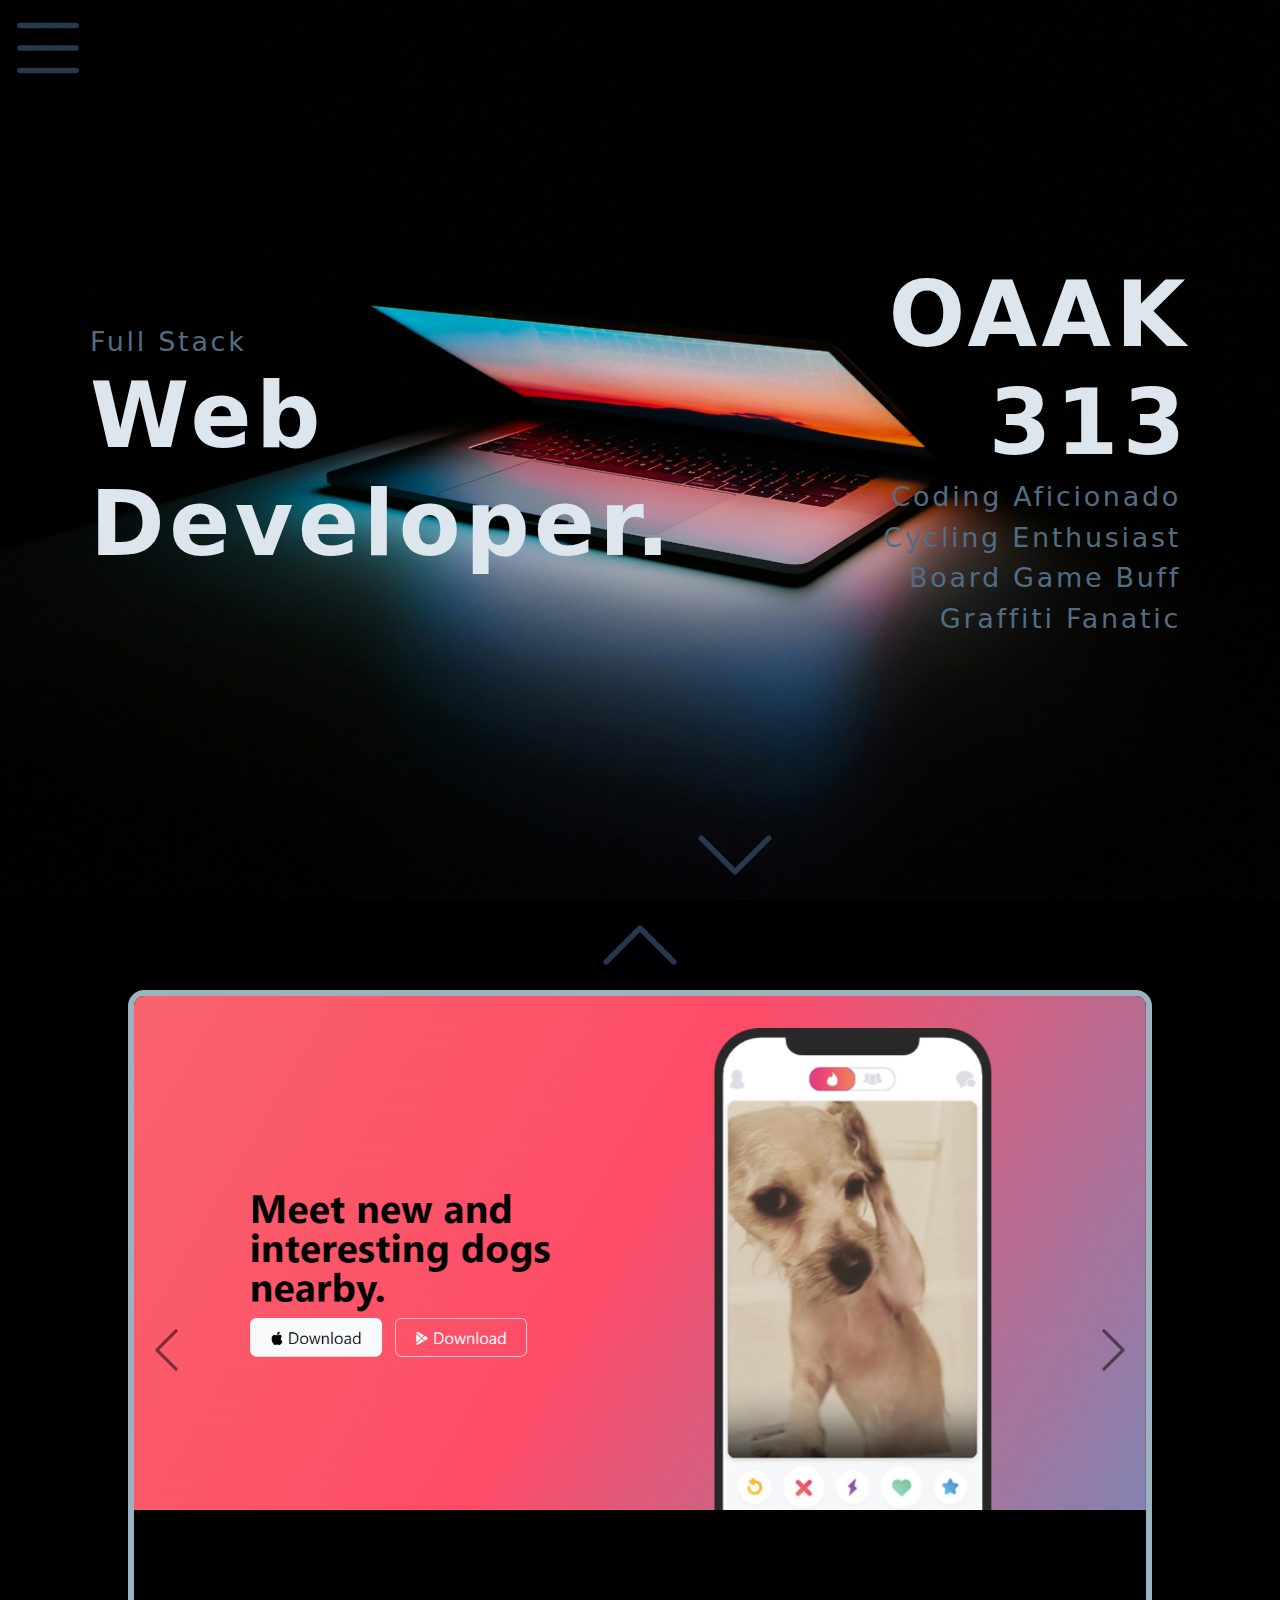
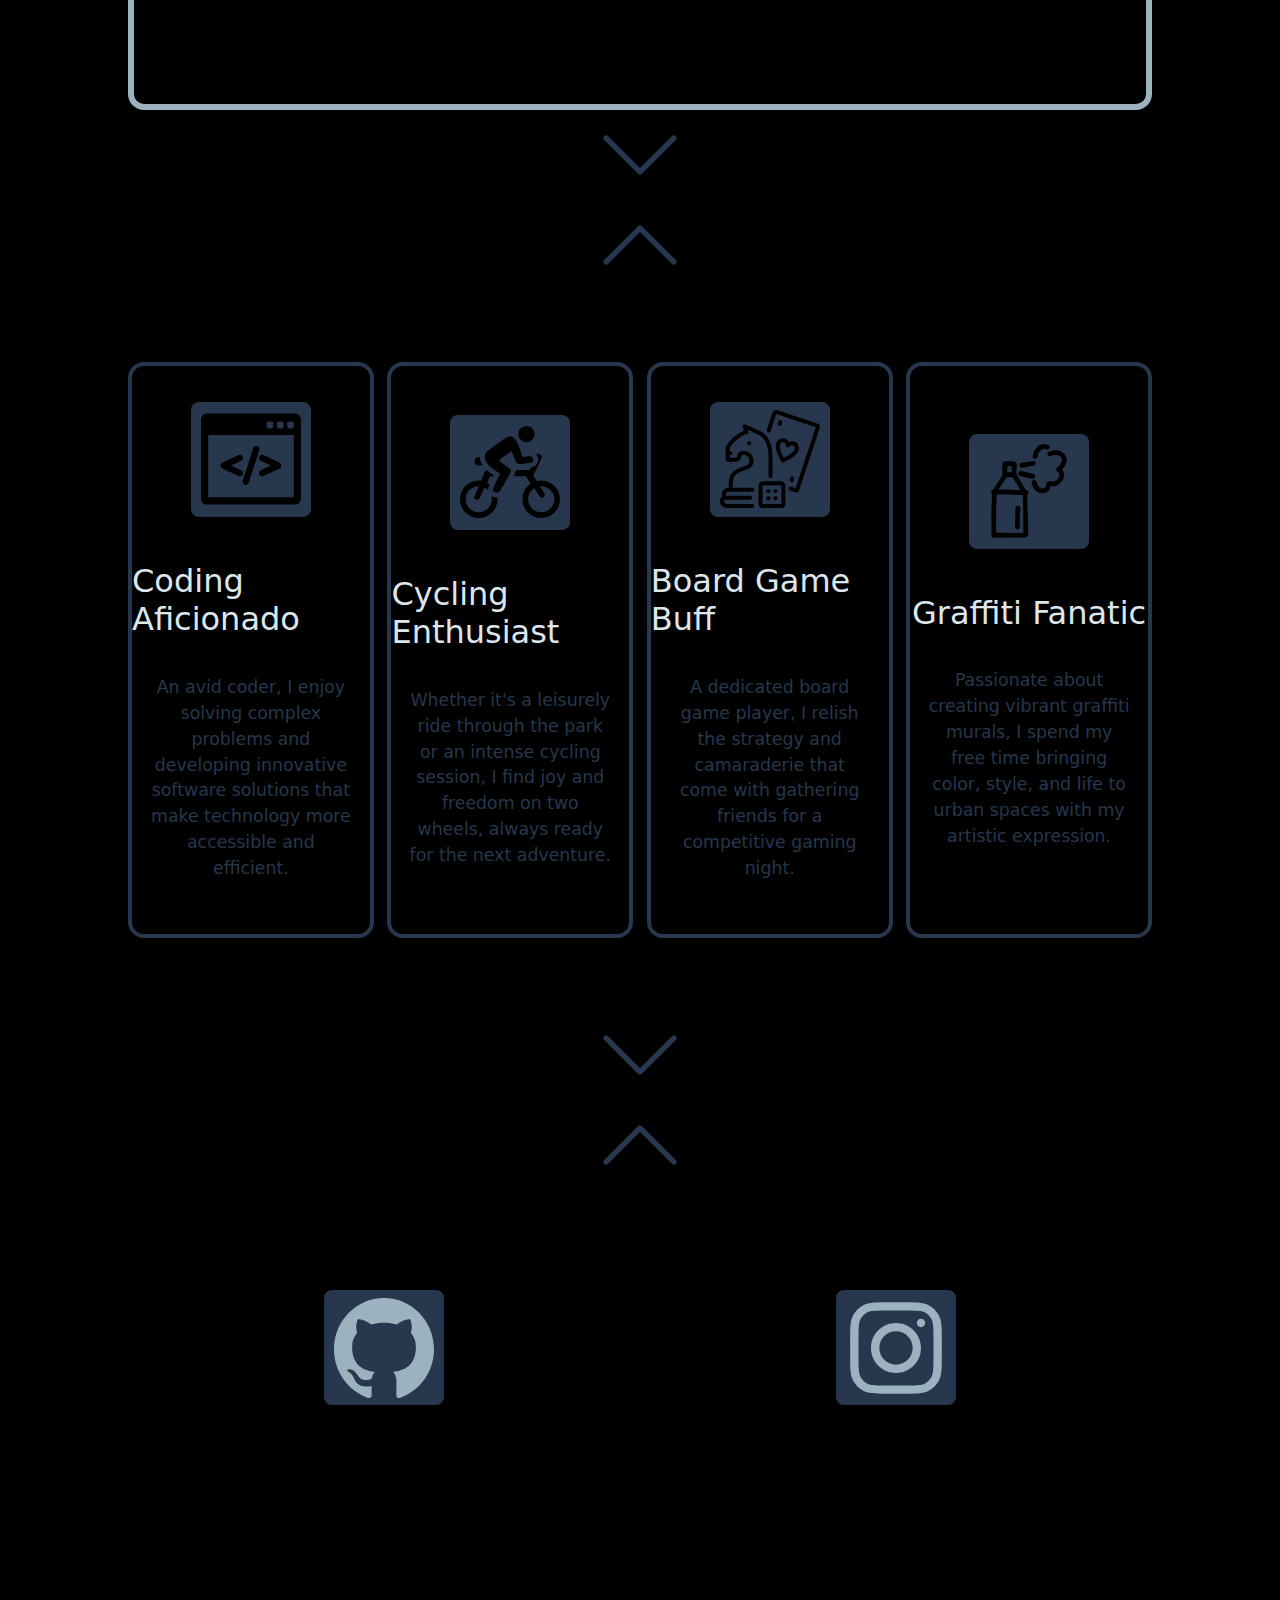
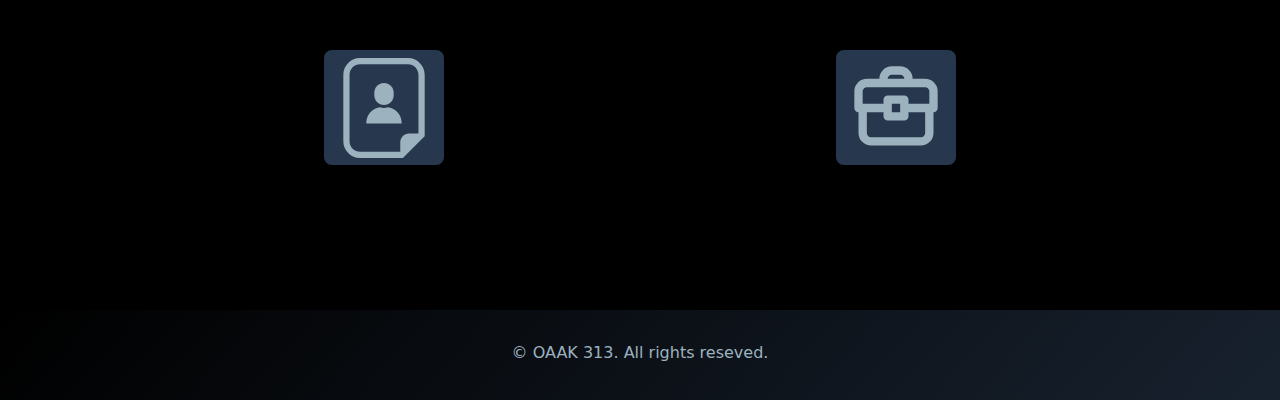
<file: index.html>
<!DOCTYPE html>
<html lang="en">
  <head>
    <meta charset="UTF-8" />
    <meta name="viewport" content="width=device-width, initial-scale=1.0" />
    <title>313</title>
    <link href="./assets/public/style.css" rel="stylesheet" />
    <link
      href="https://cdn.jsdelivr.net/npm/bootstrap@5.3.3/dist/css/bootstrap.min.css"
      rel="stylesheet"
      integrity="sha384-QWTKZyjpPEjISv5WaRU9OFeRpok6YctnYmDr5pNlyT2bRjXh0JMhjY6hW+ALEwIH"
      crossorigin="anonymous"
    />
  </head>

  <body>
    <!-- Home -->
    <section id="home">
      <!-- Menu -->
      <div class="menu">
        <div class="menuIcon">
          <svg
            class="menuSVG"
            xmlns="http://www.w3.org/2000/svg"
            width="10vh"
            height="10vh"
            fill="#27374D"
            class="bi bi-list"
            viewBox="0 0 16 16"
          >
            <path
              fill-rule="evenodd"
              d="M2.5 12a.5.5 0 0 1 .5-.5h10a.5.5 0 0 1 0 1H3a.5.5 0 0 1-.5-.5m0-4a.5.5 0 0 1 .5-.5h10a.5.5 0 0 1 0 1H3a.5.5 0 0 1-.5-.5m0-4a.5.5 0 0 1 .5-.5h10a.5.5 0 0 1 0 1H3a.5.5 0 0 1-.5-.5"
            />
          </svg>
        </div>

        <div class="menuItems">
          <ul>
            <li><a href="#home">Home</a></li>
            <li><a href="#projects">Projects</a></li>
            <li><a href="#about">About</a></li>
            <li><a href="#contact">Links</a></li>
          </ul>
        </div>
      </div>

      <div class="homeImage">
        <img src="./assets/images/laptop.jpg" alt="website home photo" />
      </div>

      <!-- Punch Line -->
      <div class="punchLine">
        <p>Full Stack</p>
        <h1>Web Developer.</h1>
      </div>

      <!-- Introduction -->
      <div class="intro">
        <h1>OAAK 313</h1>
        <ul>
          <li>Coding Aficionado</li>
          <li>Cycling Enthusiast</li>
          <li>Board Game Buff</li>
          <li>Graffiti Fanatic</li>
        </ul>
      </div>

      <!-- Down Chevron -->
      <div class="down">
        <a href="#projects">
          <svg
            xmlns="http://www.w3.org/2000/svg"
            width="10vh"
            height="10vh"
            fill="#27374D"
            class="bi bi-chevron-down"
            viewBox="0 0 16 16"
          >
            <path
              fill-rule="evenodd"
              d="M1.646 4.646a.5.5 0 0 1 .708 0L8 10.293l5.646-5.647a.5.5 0 0 1 .708.708l-6 6a.5.5 0 0 1-.708 0l-6-6a.5.5 0 0 1 0-.708"
            />
          </svg>
        </a>
      </div>
    </section>

    <!-- Projects -->
    <section id="projects">
      <!-- Up Chevron -->
      <div class="up">
        <a href="#home">
          <svg
            xmlns="http://www.w3.org/2000/svg"
            width="10vh"
            height="10vh"
            fill="#27374D"
            class="bi bi-chevron-up"
            viewBox="0 0 16 16"
          >
            <path
              fill-rule="evenodd"
              d="M7.646 4.646a.5.5 0 0 1 .708 0l6 6a.5.5 0 0 1-.708.708L8 5.707l-5.646 5.647a.5.5 0 0 1-.708-.708z"
            />
          </svg>
        </a>
      </div>

      <!-- Carousel Indicators -->
      <div
        id="carouselExampleIndicators"
        class="carousel carousel-dark slide"
        data-bs-ride="carousel"
        data-bs-interval="3000"
      >
        <div class="carousel-indicators">
          <button
            type="button"
            data-bs-target="#carouselExampleIndicators"
            data-bs-slide-to="0"
            class="active"
            aria-current="true"
            aria-label="Slide 1"
          ></button>
          <button
            type="button"
            data-bs-target="#carouselExampleIndicators"
            data-bs-slide-to="1"
            aria-label="Slide 2"
          ></button>
          <button
            type="button"
            data-bs-target="#carouselExampleIndicators"
            data-bs-slide-to="2"
            aria-label="Slide 3"
          ></button>
          <button
            type="button"
            data-bs-target="#carouselExampleIndicators"
            data-bs-slide-to="3"
            aria-label="Slide 4"
          ></button>
          <button
            type="button"
            data-bs-target="#carouselExampleIndicators"
            data-bs-slide-to="4"
            aria-label="Slide 5"
          ></button>
          <button
            type="button"
            data-bs-target="#carouselExampleIndicators"
            data-bs-slide-to="5"
            aria-label="Slide 6"
          ></button>
        </div>
        <!-- Carousel Pictures -->
        <!-- Tindog App -->
        <div class="carousel-inner">
          <div class="carousel-item active">
            <a href="./assets/public/tindog/tindog-index.html" target="_blank">
              <img
                src="./assets/images/tindog/tindog.png"
                class="d-block w-100"
                alt=" tindog app image"
              />
            </a>
          </div>
          <!-- Move It Company -->
          <div class="carousel-item">
            <a
              href="./assets/public/move-it/move-it-company-index.html"
              target="_blank"
            >
              <img
                src="./assets/images/move-it/move-it-company.png"
                class="d-block w-100"
                alt="moveit company website image"
              />
            </a>
          </div>
          <!-- Web Design Agency -->
          <div class="carousel-item">
            <a
              href="./assets/public/web-design-agency/web-design-agency-index.html"
              target="_blank"
            >
              <img
                src="./assets/images/web-design-agency/web-design-agency.png"
                class="d-block w-100"
                alt="dev dot com web design agency image"
              />
            </a>
          </div>
          <!-- Drum Kit-->
          <div class="carousel-item">
            <a
              href="./assets/public/drum-kit/drum-kit-index.html"
              target="_blank"
            >
              <img
                src="./assets/images/drum-kit/drum-kit.png"
                class="d-block w-100"
                alt="drum kit image"
              />
            </a>
          </div>
          <!-- Simon Game -->
          <div class="carousel-item">
            <a
              href="./assets/public/simon-game/simon-game-index.html"
              target="_blank"
            >
              <img
                src="./assets/images/simon-game/simon-game.png"
                class="d-block w-100"
                alt="drum kit image"
              />
            </a>
          </div>
          <!-- Blog 313 -->
          <div class="carousel-item">
            <a href="https://blog-313.vercel.app/" target="_blank">
              <img
                src="./assets/images/blog-313/blog-313.png"
                class="d-block w-100"
                alt="blog three one three image"
              />
            </a>
          </div>
        </div>
        <!-- Carousel Chevrons -->
        <!-- Left Chevron -->
        <button
          class="carousel-control-prev"
          type="button"
          data-bs-target="#carouselExampleIndicators"
          data-bs-slide="prev"
        >
          <span class="carousel-control-prev-icon" aria-hidden="true"></span>
          <span class="visually-hidden">Previous</span>
        </button>
        <!-- Right Chevron -->
        <button
          class="carousel-control-next"
          type="button"
          data-bs-target="#carouselExampleIndicators"
          data-bs-slide="next"
        >
          <span class="carousel-control-next-icon" aria-hidden="true"></span>
          <span class="visually-hidden">Next</span>
        </button>
      </div>

      <!-- Down Chevron -->
      <div class="down">
        <a href="#about">
          <svg
            xmlns="http://www.w3.org/2000/svg"
            width="10vh"
            height="10vh"
            fill="#27374D"
            class="bi bi-chevron-down"
            viewBox="0 0 16 16"
          >
            <path
              fill-rule="evenodd"
              d="M1.646 4.646a.5.5 0 0 1 .708 0L8 10.293l5.646-5.647a.5.5 0 0 1 .708.708l-6 6a.5.5 0 0 1-.708 0l-6-6a.5.5 0 0 1 0-.708"
            />
          </svg>
        </a>
      </div>
    </section>

    <!-- About -->
    <section id="about">
      <!-- Up Chevron -->
      <div class="up">
        <a href="#projects">
          <svg
            xmlns="http://www.w3.org/2000/svg"
            width="10vh"
            height="10vh"
            fill="#27374D"
            class="bi bi-chevron-up"
            viewBox="0 0 16 16"
          >
            <path
              fill-rule="evenodd"
              d="M7.646 4.646a.5.5 0 0 1 .708 0l6 6a.5.5 0 0 1-.708.708L8 5.707l-5.646 5.647a.5.5 0 0 1-.708-.708z"
            />
          </svg>
        </a>
      </div>
      <!-- Hobbies -->
      <div class="hobbies">
        <!-- Coding -->
        <div class="hobby">
          <div class="hobbyIcon">
            <img src="./assets/images/coding-icon.svg" alt="coding icon" />
          </div>
          <h2>Coding Aficionado</h2>
          <p>
            An avid coder, I enjoy solving complex problems and developing
            innovative software solutions that make technology more accessible
            and efficient.
          </p>
        </div>
        <!-- Cycling -->
        <div class="hobby">
          <div class="hobbyIcon">
            <img src="./assets/images/cycling-icon.svg" alt="cycling icon" />
          </div>
          <h2>Cycling Enthusiast</h2>
          <p>
            Whether it's a leisurely ride through the park or an intense cycling
            session, I find joy and freedom on two wheels, always ready for the
            next adventure.
          </p>
        </div>
        <!-- Board Games -->
        <div class="hobby">
          <div class="hobbyIcon">
            <img
              src="./assets/images/board-games-icon.svg"
              alt="board games icon"
            />
          </div>
          <h2>Board Game Buff</h2>
          <p>
            A dedicated board game player, I relish the strategy and camaraderie
            that come with gathering friends for a competitive gaming night.
          </p>
        </div>
        <!-- Graffiti -->
        <div class="hobby">
          <div class="hobbyIcon">
            <img src="./assets/images/graffiti-icon.svg" alt="graffiti icon" />
          </div>
          <h2>Graffiti Fanatic</h2>
          <p>
            Passionate about creating vibrant graffiti murals, I spend my free
            time bringing color, style, and life to urban spaces with my
            artistic expression.
          </p>
        </div>
      </div>

      <!-- Down Chevron -->
      <div class="down">
        <a href="#contact">
          <svg
            xmlns="http://www.w3.org/2000/svg"
            width="10vh"
            height="10vh"
            fill="#27374D"
            class="bi bi-chevron-down"
            viewBox="0 0 16 16"
          >
            <path
              fill-rule="evenodd"
              d="M1.646 4.646a.5.5 0 0 1 .708 0L8 10.293l5.646-5.647a.5.5 0 0 1 .708.708l-6 6a.5.5 0 0 1-.708 0l-6-6a.5.5 0 0 1 0-.708"
            />
          </svg>
        </a>
      </div>
    </section>
    <!-- Contact -->
    <section id="contact">
      <!-- Up Chevron -->
      <div class="up">
        <a href="#about">
          <svg
            xmlns="http://www.w3.org/2000/svg"
            width="10vh"
            height="10vh"
            fill="#27374D"
            class="bi bi-chevron-up"
            viewBox="0 0 16 16"
          >
            <path
              fill-rule="evenodd"
              d="M7.646 4.646a.5.5 0 0 1 .708 0l6 6a.5.5 0 0 1-.708.708L8 5.707l-5.646 5.647a.5.5 0 0 1-.708-.708z"
            />
          </svg>
        </a>
      </div>
      <!-- GitHub -->
      <div class="contacts">
        <div class="contact">
          <div class="contactIcon">
            <a href="https://github.com/OAAK313/" target="_blank">
              <img src="./assets/images/github-icon.svg" alt="github icon" />
            </a>
          </div>
        </div>
        <!-- Instagram -->
        <div class="contact">
          <div class="contactIcon">
            <a href="https://www.instagram.com/xztohx/" target="_blank">
              <img
                src="./assets/images/instagram-icon.svg"
                alt="instagram icon"
              />
            </a>
          </div>
        </div>
        <!-- Resume -->
        <div class="contact">
          <div class="contactIcon">
            <a
              href="https://oaak313.github.io/Capstone-Project-1/"
              target="_blank"
            >
              <img src="./assets/images/resume-icon.svg" alt="resume icon" />
            </a>
          </div>
        </div>
        <!-- Portfolio 1.0 -->
        <div class="contact">
          <div class="contactIcon">
            <a href="https://oaak313.github.io/Portfolio-1.0/" target="_blank">
              <img
                src="./assets/images/projects-icon.svg"
                alt="all projects icon"
              />
            </a>
          </div>
        </div>
      </div>
      <!-- Footer -->
      <footer class="gradient-background">
        <p>© OAAK 313. All rights reseved.</p>
      </footer>
    </section>
    <!-- Bootstrap -->
    <script
      src="https://cdn.jsdelivr.net/npm/bootstrap@5.3.3/dist/js/bootstrap.bundle.min.js"
      integrity="sha384-YvpcrYf0tY3lHB60NNkmXc5s9fDVZLESaAA55NDzOxhy9GkcIdslK1eN7N6jIeHz"
      crossorigin="anonymous"
    ></script>
  </body>
</html>
</file>
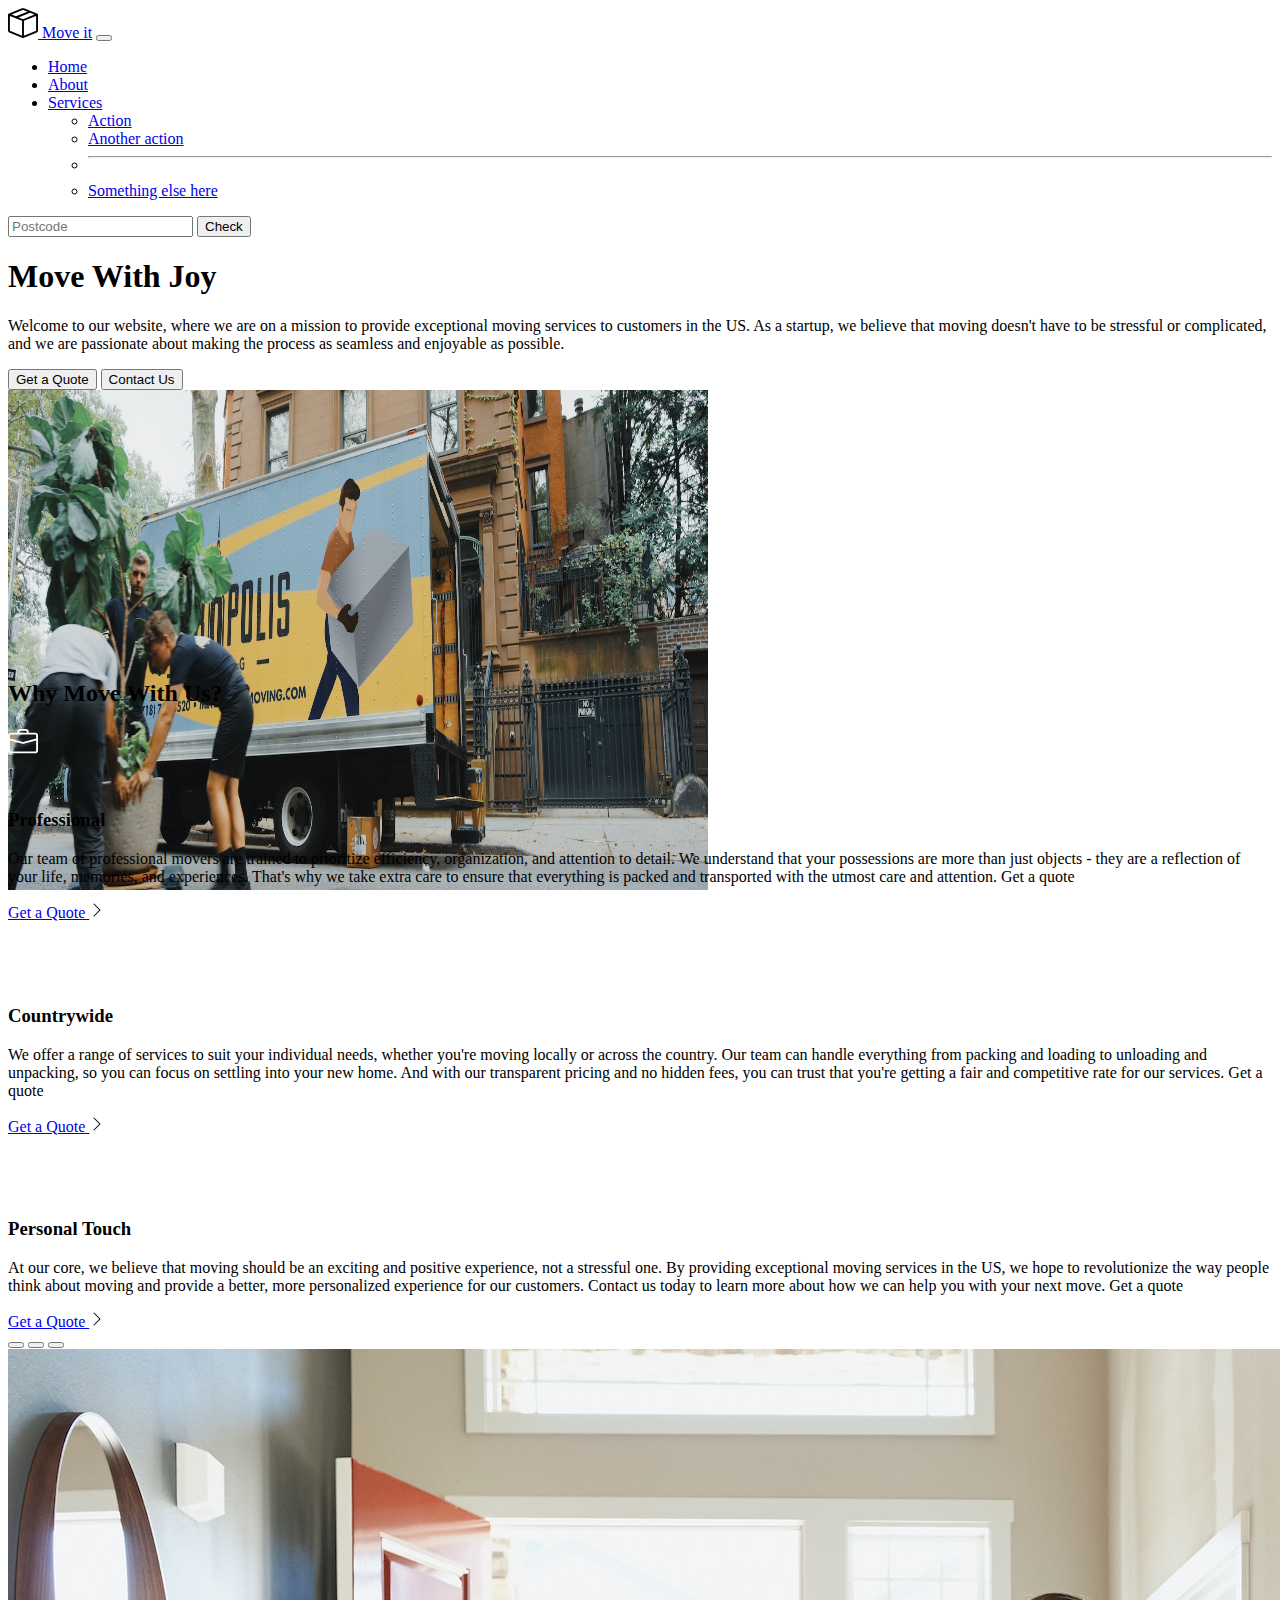
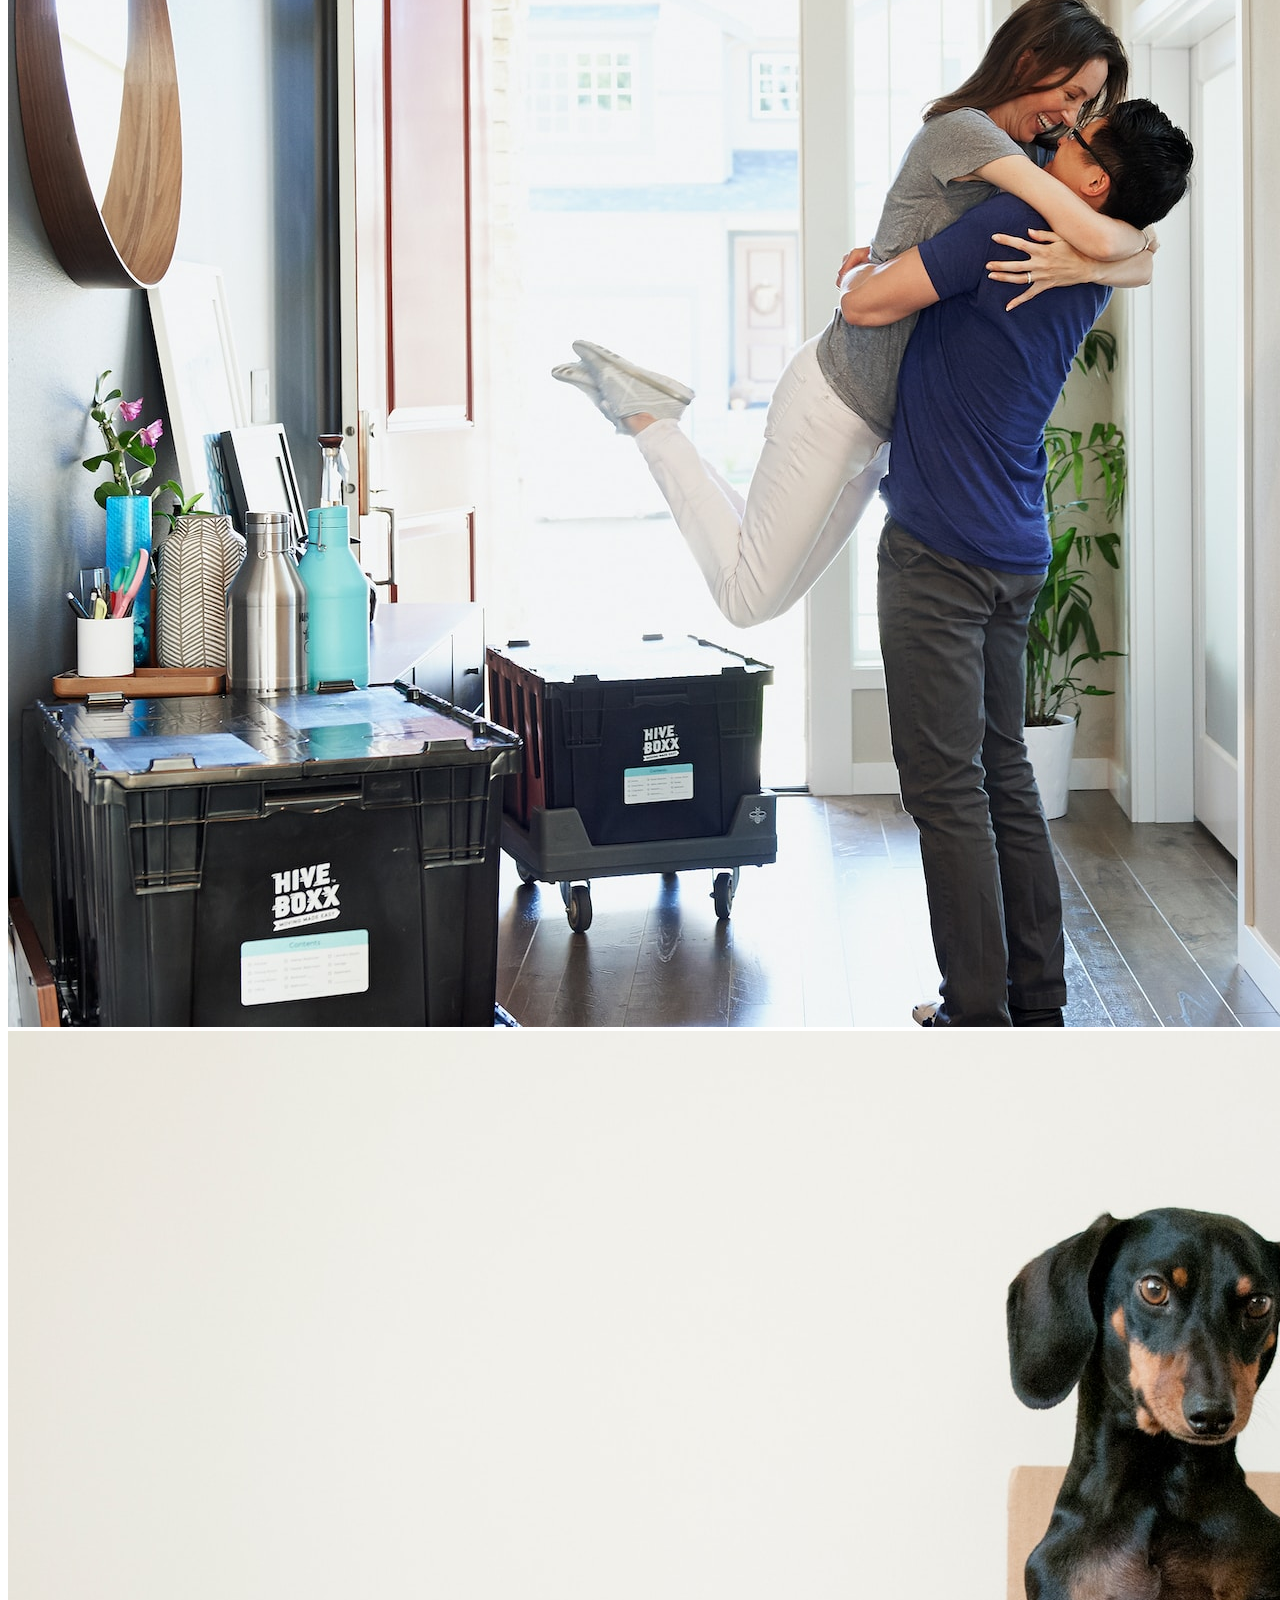
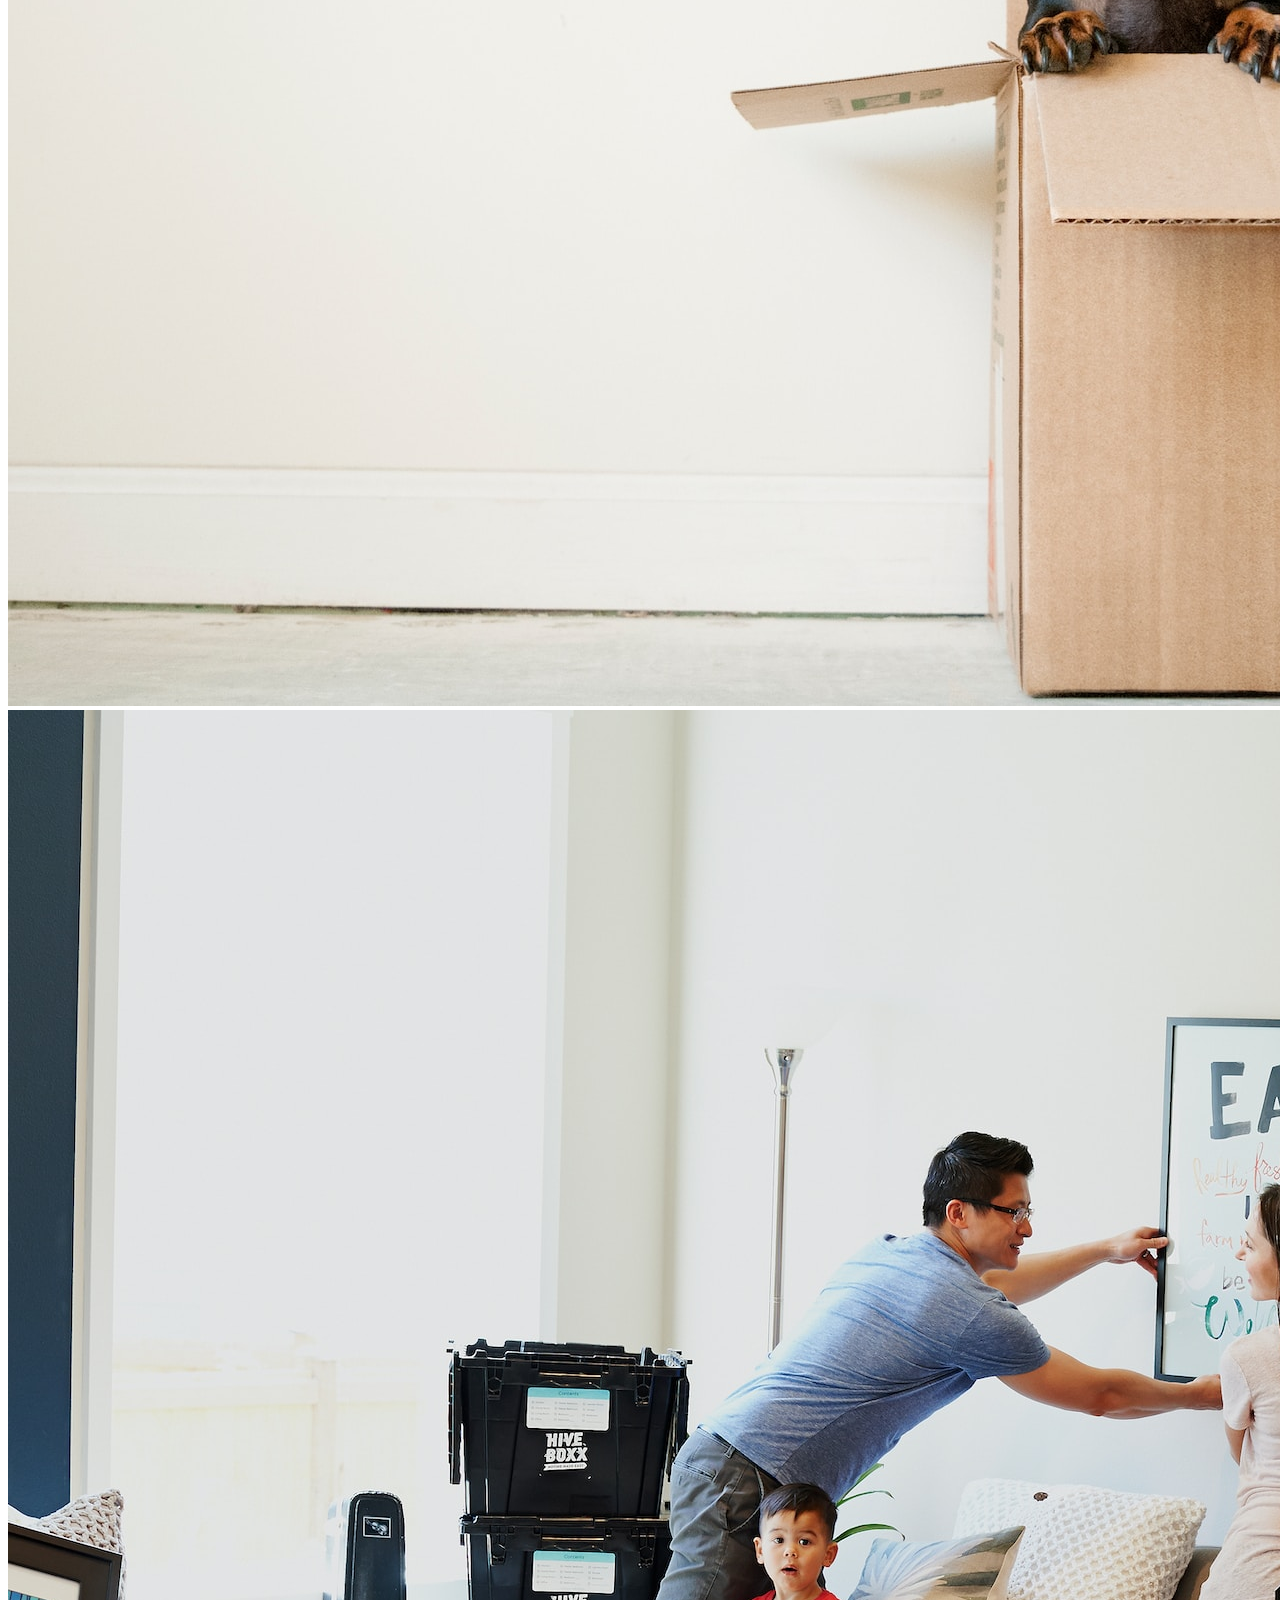
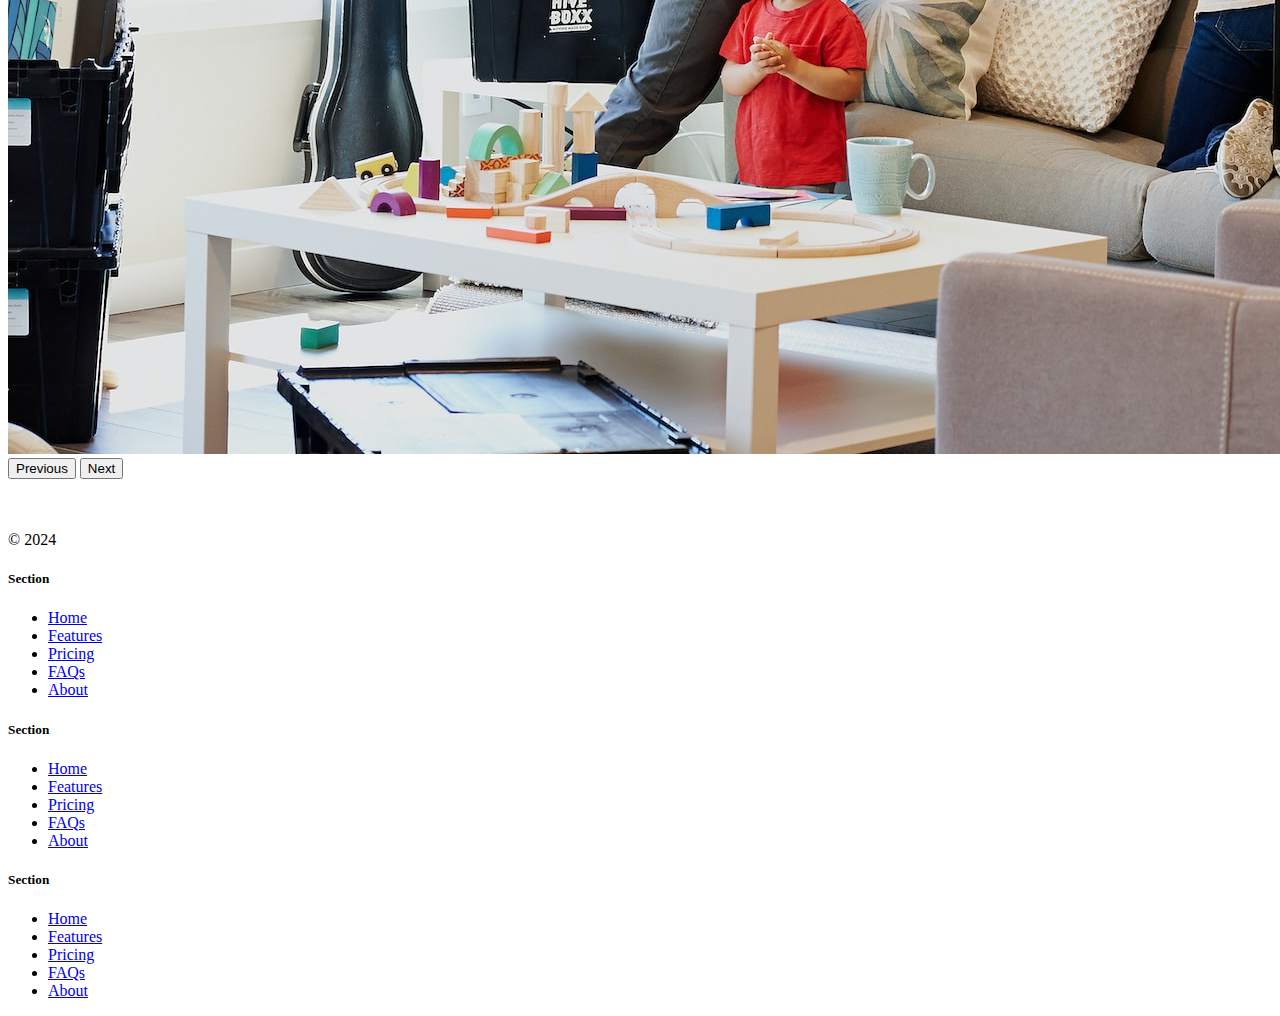
<file: assets/public/move-it-company-index.html>
<!DOCTYPE html>
<html lang="en" data-bs-theme="dark">
  <head>
    <meta charset="UTF-8" />
    <meta name="viewport" content="width=device-width, initial-scale=1.0" />
    <title>Bootstrap Components</title>
    <link
      href="https://cdn.jsdelivr.net/npm/bootstrap@5.3.0-alpha2/dist/css/bootstrap.min.css"
      rel="stylesheet"
      integrity="sha384-aFq/bzH65dt+w6FI2ooMVUpc+21e0SRygnTpmBvdBgSdnuTN7QbdgL+OapgHtvPp"
      crossorigin="anonymous"
    />
    <style>
      .feature-icon {
        width: 4rem;
        height: 4rem;
        border-radius: 0.75rem;
      }
    </style>
  </head>

  <body>
    <nav class="navbar navbar-expand-lg bg-body-tertiary">
      <div class="container-fluid">
        <a class="navbar-brand" href="#"
          ><img src="../images/box-seam.svg" alt="moveit brand image" height="30" />
          Move it</a
        >
        <button
          class="navbar-toggler"
          type="button"
          data-bs-toggle="collapse"
          data-bs-target="#navbarSupportedContent"
          aria-controls="navbarSupportedContent"
          aria-expanded="false"
          aria-label="Toggle navigation"
        >
          <span class="navbar-toggler-icon"></span>
        </button>
        <div class="collapse navbar-collapse" id="navbarSupportedContent">
          <ul class="navbar-nav me-auto mb-2 mb-lg-0">
            <li class="nav-item">
              <a class="nav-link active" aria-current="page" href="#">Home</a>
            </li>
            <li class="nav-item">
              <a class="nav-link" href="#">About</a>
            </li>
            <li class="nav-item dropdown">
              <a
                class="nav-link dropdown-toggle"
                href="#"
                role="button"
                data-bs-toggle="dropdown"
                aria-expanded="false"
              >
                Services
              </a>
              <ul class="dropdown-menu">
                <li><a class="dropdown-item" href="#">Action</a></li>
                <li><a class="dropdown-item" href="#">Another action</a></li>
                <li><hr class="dropdown-divider" /></li>
                <li>
                  <a class="dropdown-item" href="#">Something else here</a>
                </li>
              </ul>
            </li>
          </ul>
          <form class="d-flex" role="search">
            <input
              class="form-control me-2"
              type="search"
              placeholder="Postcode"
              aria-label="Search"
            />
            <button class="btn btn-outline-success" type="submit">Check</button>
          </form>
        </div>
      </div>
    </nav>

    <div class="px-4 pt-5 my-5 text-center border-bottom">
      <h1 class="display-4 fw-bold text-body-emphasis">Move With Joy</h1>
      <div class="col-lg-6 mx-auto">
        <p class="lead mb-4">
          Welcome to our website, where we are on a mission to provide
          exceptional moving services to customers in the US. As a startup, we
          believe that moving doesn't have to be stressful or complicated, and
          we are passionate about making the process as seamless and enjoyable
          as possible.
        </p>
        <div class="d-grid gap-2 d-sm-flex justify-content-sm-center mb-5">
          <button type="button" class="btn btn-primary btn-lg px-4 me-sm-3">
            Get a Quote
          </button>
          <button type="button" class="btn btn-outline-secondary btn-lg px-4">
            Contact Us
          </button>
        </div>
      </div>
      <div class="overflow-hidden" style="max-height: 30vh">
        <div class="container px-5">
          <img
            src="../images/moving-van.jpg"
            class="img-fluid border rounded-3 shadow-lg mb-4"
            alt="moving van image"
            width="700"
            height="500"
            loading="lazy"
          />
        </div>
      </div>
    </div>

    <div class="container px-4 py-5" id="featured-3">
      <h2 class="pb-2 border-bottom">Why Move With Us?</h2>
      <div class="row g-4 py-5 row-cols-1 row-cols-lg-3">
        <div class="feature col">
          <div
            class="feature-icon d-inline-flex align-items-center justify-content-center text-bg-primary bg-gradient fs-2 mb-3"
          >
            <img src="../images/briefcase.svg" alt="briefcase image" height="30" />
          </div>
          <h3 class="fs-2 text-body-emphasis">Professional</h3>
          <p>
            Our team of professional movers are trained to prioritize
            efficiency, organization, and attention to detail. We understand
            that your possessions are more than just objects - they are a
            reflection of your life, memories, and experiences. That's why we
            take extra care to ensure that everything is packed and transported
            with the utmost care and attention. Get a quote
          </p>
          <a href="#" class="icon-link">
            Get a Quote
            <img src="../images/chevron-right.svg" alt="chevron right image" />
          </a>
        </div>
        <div class="feature col">
          <div
            class="feature-icon d-inline-flex align-items-center justify-content-center text-bg-primary bg-gradient fs-2 mb-3"
          >
            <img src="../images/bus-front.svg" alt="bus front image" height="30" />
          </div>
          <h3 class="fs-2 text-body-emphasis">Countrywide</h3>
          <p>
            We offer a range of services to suit your individual needs, whether
            you're moving locally or across the country. Our team can handle
            everything from packing and loading to unloading and unpacking, so
            you can focus on settling into your new home. And with our
            transparent pricing and no hidden fees, you can trust that you're
            getting a fair and competitive rate for our services. Get a quote
          </p>
          <a href="#" class="icon-link">
            Get a Quote
            <img src="../images/chevron-right.svg" alt="chevron right image" />
          </a>
        </div>
        <div class="feature col">
          <div
            class="feature-icon d-inline-flex align-items-center justify-content-center text-bg-primary bg-gradient fs-2 mb-3"
          >
            <img
              src="../images/chat-square-heart.svg"
              alt="briefcase image"
              height="30"
            />
          </div>
          <h3 class="fs-2 text-body-emphasis">Personal Touch</h3>
          <p>
            At our core, we believe that moving should be an exciting and
            positive experience, not a stressful one. By providing exceptional
            moving services in the US, we hope to revolutionize the way people
            think about moving and provide a better, more personalized
            experience for our customers. Contact us today to learn more about
            how we can help you with your next move. Get a quote
          </p>
          <a href="#" class="icon-link">
            Get a Quote
            <img src="../images/chevron-right.svg" alt="chevron right image" />
          </a>
        </div>
      </div>
    </div>

    <div class="container">
      <div id="carouselExampleIndicators" class="carousel slide">
        <div class="carousel-indicators">
          <button
            type="button"
            data-bs-target="#carouselExampleIndicators"
            data-bs-slide-to="0"
            class="active"
            aria-current="true"
            aria-label="Slide 1"
          ></button>
          <button
            type="button"
            data-bs-target="#carouselExampleIndicators"
            data-bs-slide-to="1"
            aria-label="Slide 2"
          ></button>
          <button
            type="button"
            data-bs-target="#carouselExampleIndicators"
            data-bs-slide-to="2"
            aria-label="Slide 3"
          ></button>
        </div>
        <div class="carousel-inner">
          <div class="carousel-item active">
            <img src="../images/couple.jpg" class="d-block w-100" alt=" couple image" />
          </div>
          <div class="carousel-item">
            <img src="../images/dog.jpg" class="d-block w-100" alt=" dog image" />
          </div>
          <div class="carousel-item">
            <img src="../images/family.jpg" class="d-block w-100" alt=" family image" />
          </div>
        </div>
        <button
          class="carousel-control-prev"
          type="button"
          data-bs-target="#carouselExampleIndicators"
          data-bs-slide="prev"
        >
          <span class="carousel-control-prev-icon" aria-hidden="true"></span>
          <span class="visually-hidden">Previous</span>
        </button>
        <button
          class="carousel-control-next"
          type="button"
          data-bs-target="#carouselExampleIndicators"
          data-bs-slide="next"
        >
          <span class="carousel-control-next-icon" aria-hidden="true"></span>
          <span class="visually-hidden">Next</span>
        </button>
      </div>
    </div>

    <div class="container">
      <footer
        class="row row-cols-1 row-cols-sm-2 row-cols-md-5 py-5 my-5 border-top"
      >
        <div class="col mb-3">
          <a
            href="/"
            class="d-flex align-items-center mb-3 link-body-emphasis text-decoration-none"
          >
            <svg class="bi me-2" width="40" height="32">
              <use xlink:href="#bootstrap"></use>
            </svg>
          </a>
          <p class="text-body-secondary">© 2024</p>
        </div>

        <div class="col mb-3"></div>

        <div class="col mb-3">
          <h5>Section</h5>
          <ul class="nav flex-column">
            <li class="nav-item mb-2">
              <a href="#" class="nav-link p-0 text-body-secondary">Home</a>
            </li>
            <li class="nav-item mb-2">
              <a href="#" class="nav-link p-0 text-body-secondary">Features</a>
            </li>
            <li class="nav-item mb-2">
              <a href="#" class="nav-link p-0 text-body-secondary">Pricing</a>
            </li>
            <li class="nav-item mb-2">
              <a href="#" class="nav-link p-0 text-body-secondary">FAQs</a>
            </li>
            <li class="nav-item mb-2">
              <a href="#" class="nav-link p-0 text-body-secondary">About</a>
            </li>
          </ul>
        </div>

        <div class="col mb-3">
          <h5>Section</h5>
          <ul class="nav flex-column">
            <li class="nav-item mb-2">
              <a href="#" class="nav-link p-0 text-body-secondary">Home</a>
            </li>
            <li class="nav-item mb-2">
              <a href="#" class="nav-link p-0 text-body-secondary">Features</a>
            </li>
            <li class="nav-item mb-2">
              <a href="#" class="nav-link p-0 text-body-secondary">Pricing</a>
            </li>
            <li class="nav-item mb-2">
              <a href="#" class="nav-link p-0 text-body-secondary">FAQs</a>
            </li>
            <li class="nav-item mb-2">
              <a href="#" class="nav-link p-0 text-body-secondary">About</a>
            </li>
          </ul>
        </div>

        <div class="col mb-3">
          <h5>Section</h5>
          <ul class="nav flex-column">
            <li class="nav-item mb-2">
              <a href="#" class="nav-link p-0 text-body-secondary">Home</a>
            </li>
            <li class="nav-item mb-2">
              <a href="#" class="nav-link p-0 text-body-secondary">Features</a>
            </li>
            <li class="nav-item mb-2">
              <a href="#" class="nav-link p-0 text-body-secondary">Pricing</a>
            </li>
            <li class="nav-item mb-2">
              <a href="#" class="nav-link p-0 text-body-secondary">FAQs</a>
            </li>
            <li class="nav-item mb-2">
              <a href="#" class="nav-link p-0 text-body-secondary">About</a>
            </li>
          </ul>
        </div>
      </footer>
    </div>

    <script
      src="https://cdn.jsdelivr.net/npm/bootstrap@5.3.3/dist/js/bootstrap.bundle.min.js"
      integrity="sha384-YvpcrYf0tY3lHB60NNkmXc5s9fDVZLESaAA55NDzOxhy9GkcIdslK1eN7N6jIeHz"
      crossorigin="anonymous"
    ></script>
  </body>
</html>
</file>
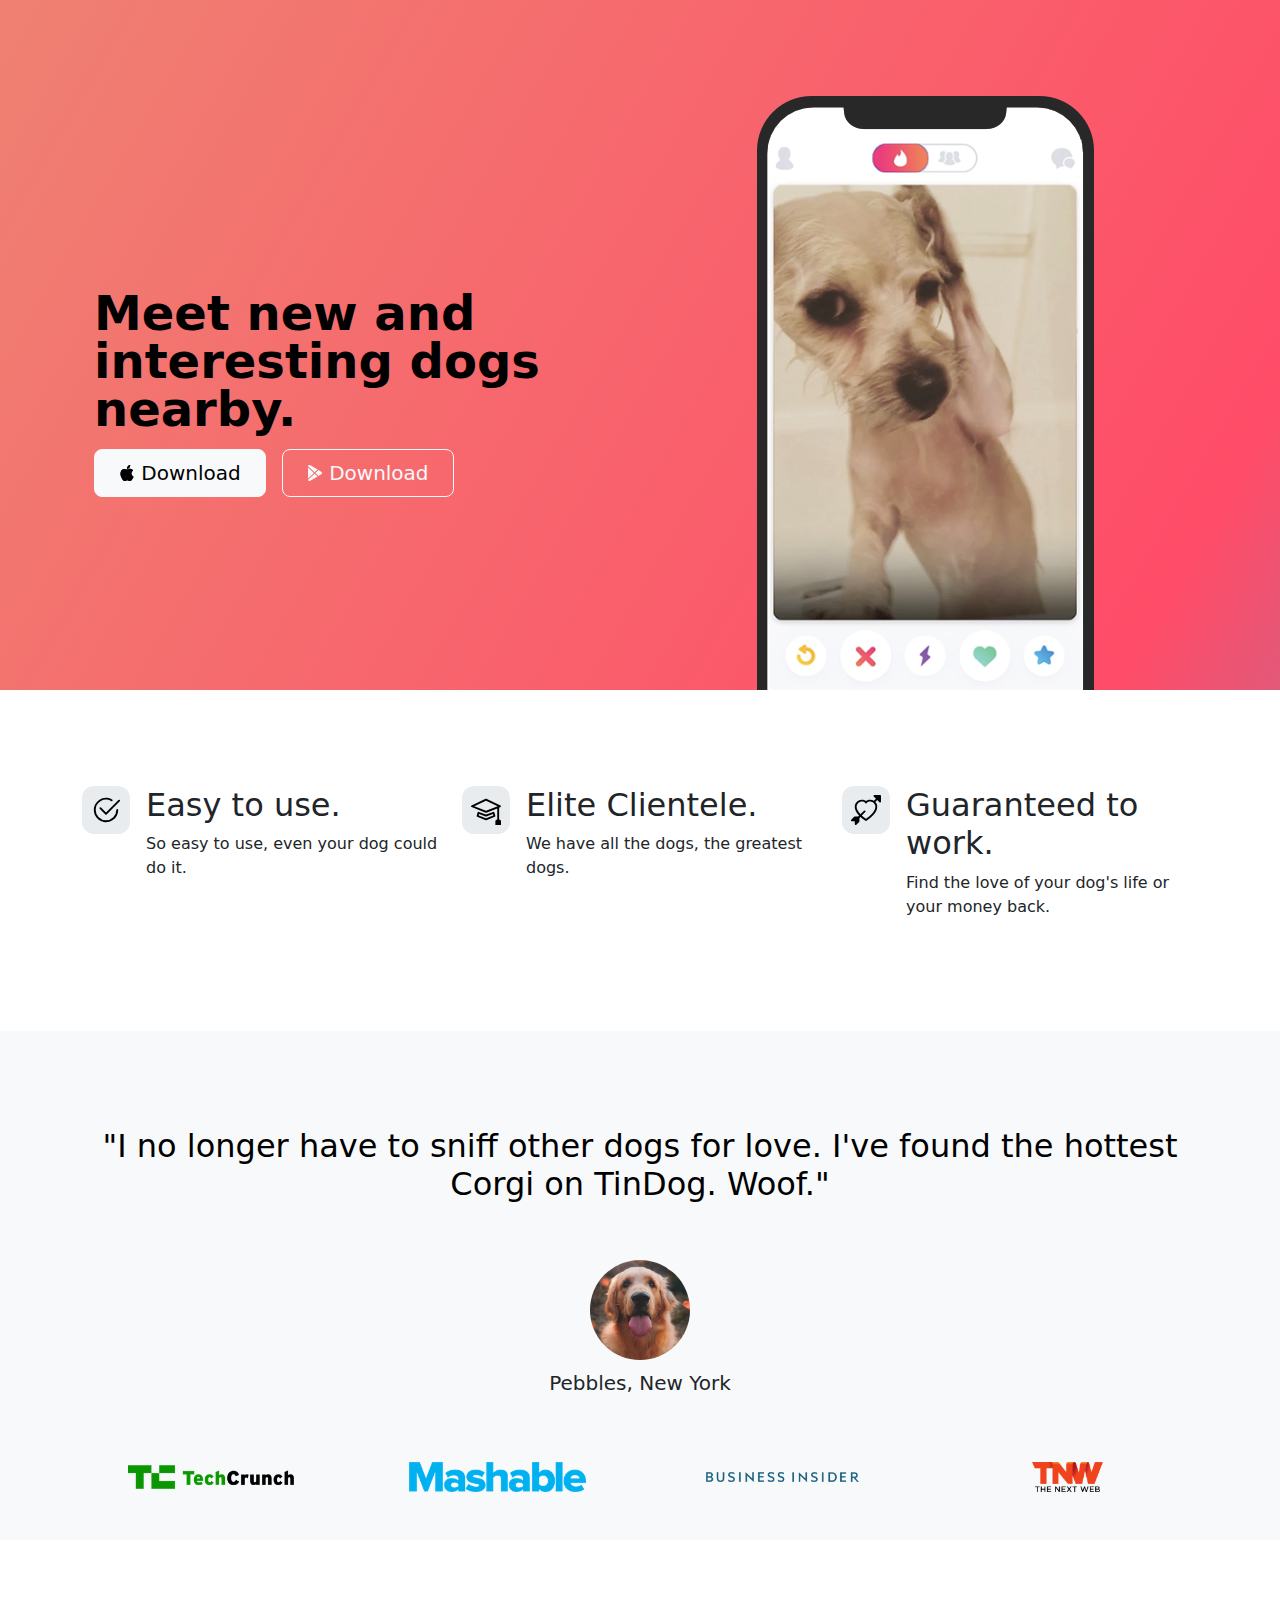
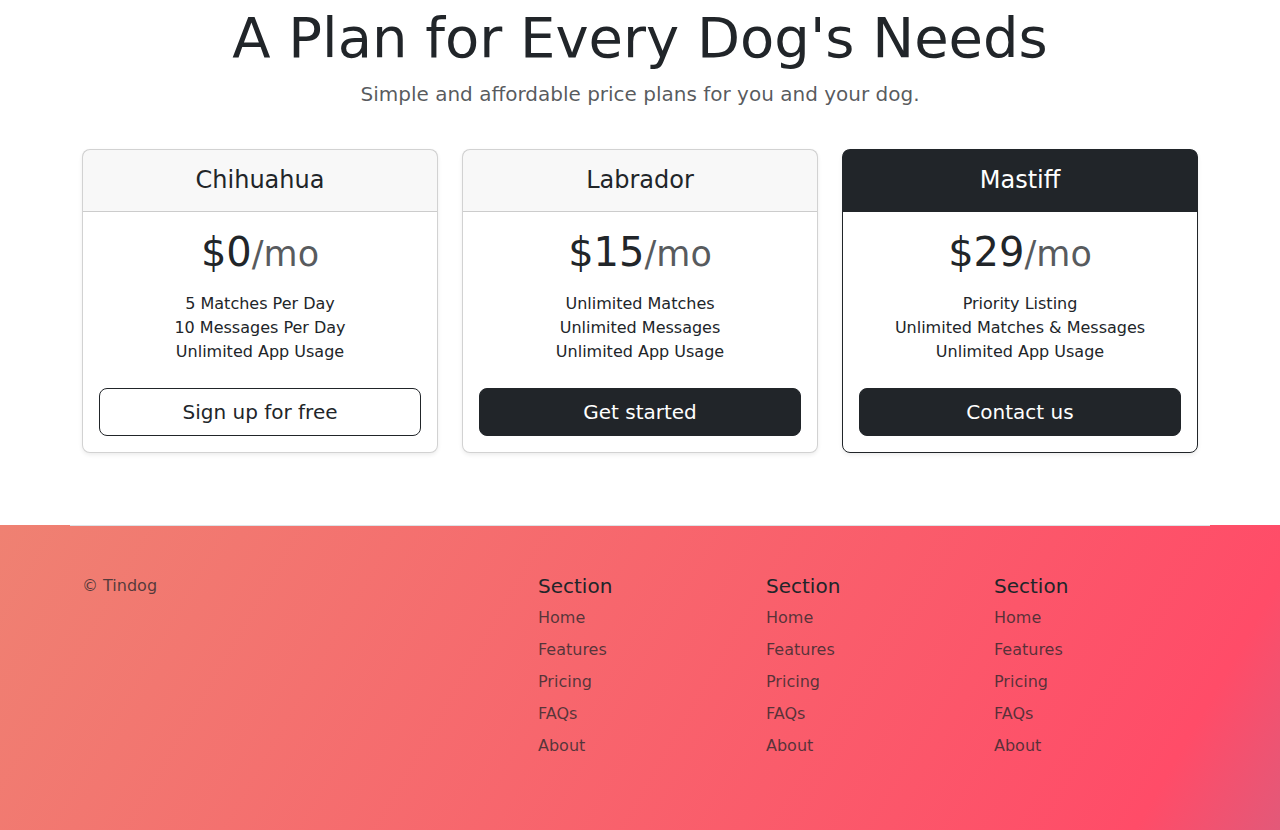
<file: assets/public/tindog-index.html>
<!DOCTYPE html>
<html lang="en">
  <head>
    <meta charset="UTF-8" />
    <meta name="viewport" content="width=device-width, initial-scale=1.0" />
    <link
      href="https://cdn.jsdelivr.net/npm/bootstrap@5.3.3/dist/css/bootstrap.min.css"
      rel="stylesheet"
      integrity="sha384-QWTKZyjpPEjISv5WaRU9OFeRpok6YctnYmDr5pNlyT2bRjXh0JMhjY6hW+ALEwIH"
      crossorigin="anonymous"
    />
    <link href="./tindog-style.css" rel="stylesheet" />
    <title>TinDog</title>
  </head>

  <body>
    <!-- Title -->
    <section id="title" class="gradient-background">
      <div class="container col-xxl-8 px-4 pt-5">
        <div class="row flex-lg-row-reverse align-items-center g-5 pt-5">
          <div class="col-10 col-sm-8 col-lg-6">
            <img
              src="../images/iphone.png"
              class="d-block mx-lg-auto img-fluid"
              alt="tindog app image"
              height="200"
              loading="lazy"
            />
          </div>
          <div class="col-lg-6">
            <h1 class="display-5 fw-bold text-body-emphasis lh-1 mb-3">
              Meet new and interesting dogs nearby.
            </h1>
            <div class="d-grid gap-2 d-md-flex justify-content-md-start">
              <button type="button" class="btn btn-light btn-lg px-4 me-md-2">
                <svg
                  xmlns="http://www.w3.org/2000/svg"
                  width="16"
                  height="16"
                  fill="currentColor"
                  class="bi bi-apple mb-1"
                  viewBox="0 0 16 16"
                >
                  <path
                    d="M11.182.008C11.148-.03 9.923.023 8.857 1.18c-1.066 1.156-.902 2.482-.878 2.516.024.034 1.52.087 2.475-1.258.955-1.345.762-2.391.728-2.43Zm3.314 11.733c-.048-.096-2.325-1.234-2.113-3.422.212-2.189 1.675-2.789 1.698-2.854.023-.065-.597-.79-1.254-1.157a3.692 3.692 0 0 0-1.563-.434c-.108-.003-.483-.095-1.254.116-.508.139-1.653.589-1.968.607-.316.018-1.256-.522-2.267-.665-.647-.125-1.333.131-1.824.328-.49.196-1.422.754-2.074 2.237-.652 1.482-.311 3.83-.067 4.56.244.729.625 1.924 1.273 2.796.576.984 1.34 1.667 1.659 1.899.319.232 1.219.386 1.843.067.502-.308 1.408-.485 1.766-.472.357.013 1.061.154 1.782.539.571.197 1.111.115 1.652-.105.541-.221 1.324-1.059 2.238-2.758.347-.79.505-1.217.473-1.282Z"
                  />
                  <path
                    d="M11.182.008C11.148-.03 9.923.023 8.857 1.18c-1.066 1.156-.902 2.482-.878 2.516.024.034 1.52.087 2.475-1.258.955-1.345.762-2.391.728-2.43Zm3.314 11.733c-.048-.096-2.325-1.234-2.113-3.422.212-2.189 1.675-2.789 1.698-2.854.023-.065-.597-.79-1.254-1.157a3.692 3.692 0 0 0-1.563-.434c-.108-.003-.483-.095-1.254.116-.508.139-1.653.589-1.968.607-.316.018-1.256-.522-2.267-.665-.647-.125-1.333.131-1.824.328-.49.196-1.422.754-2.074 2.237-.652 1.482-.311 3.83-.067 4.56.244.729.625 1.924 1.273 2.796.576.984 1.34 1.667 1.659 1.899.319.232 1.219.386 1.843.067.502-.308 1.408-.485 1.766-.472.357.013 1.061.154 1.782.539.571.197 1.111.115 1.652-.105.541-.221 1.324-1.059 2.238-2.758.347-.79.505-1.217.473-1.282Z"
                  />
                </svg>
                Download
              </button>
              <button type="button" class="btn btn-outline-light btn-lg px-4">
                <svg
                  xmlns="http://www.w3.org/2000/svg"
                  width="16"
                  height="16"
                  fill="currentColor"
                  class="bi bi-google-play mb-1"
                  viewBox="0 0 16 16"
                >
                  <path
                    d="M14.222 9.374c1.037-.61 1.037-2.137 0-2.748L11.528 5.04 8.32 8l3.207 2.96 2.694-1.586Zm-3.595 2.116L7.583 8.68 1.03 14.73c.201 1.029 1.36 1.61 2.303 1.055l7.294-4.295ZM1 13.396V2.603L6.846 8 1 13.396ZM1.03 1.27l6.553 6.05 3.044-2.81L3.333.215C2.39-.341 1.231.24 1.03 1.27Z"
                  />
                </svg>
                Download
              </button>
            </div>
          </div>
        </div>
      </div>
    </section>

    <!-- Features -->
    <section id="features">
      <div class="container mt-5">
        <div class="row g-4 py-5 row-cols-1 row-cols-lg-3">
          <div class="col d-flex align-items-start">
            <div
              class="icon-square text-body-emphasis bg-body-secondary d-inline-flex align-items-center justify-content-center fs-4 flex-shrink-0 me-3"
            >
              <svg
                xmlns="http://www.w3.org/2000/svg"
                height="30"
                fill="currentColor"
                class="bi bi-check2-circle"
                viewBox="0 0 16 16"
              >
                <path
                  d="M2.5 8a5.5 5.5 0 0 1 8.25-4.764.5.5 0 0 0 .5-.866A6.5 6.5 0 1 0 14.5 8a.5.5 0 0 0-1 0 5.5 5.5 0 1 1-11 0z"
                />
                <path
                  d="M15.354 3.354a.5.5 0 0 0-.708-.708L8 9.293 5.354 6.646a.5.5 0 1 0-.708.708l3 3a.5.5 0 0 0 .708 0l7-7z"
                />
              </svg>
            </div>
            <div>
              <h3 class="fs-2">Easy to use.</h3>
              <p>So easy to use, even your dog could do it.</p>
            </div>
          </div>
          <div class="col d-flex align-items-start">
            <div
              class="icon-square text-body-emphasis bg-body-secondary d-inline-flex align-items-center justify-content-center fs-4 flex-shrink-0 me-3"
            >
              <svg
                xmlns="http://www.w3.org/2000/svg"
                height="30"
                fill="currentColor"
                class="bi bi-mortarboard"
                viewBox="0 0 16 16"
              >
                <path
                  d="M8.211 2.047a.5.5 0 0 0-.422 0l-7.5 3.5a.5.5 0 0 0 .025.917l7.5 3a.5.5 0 0 0 .372 0L14 7.14V13a1 1 0 0 0-1 1v2h3v-2a1 1 0 0 0-1-1V6.739l.686-.275a.5.5 0 0 0 .025-.917l-7.5-3.5ZM8 8.46 1.758 5.965 8 3.052l6.242 2.913L8 8.46Z"
                />
                <path
                  d="M4.176 9.032a.5.5 0 0 0-.656.327l-.5 1.7a.5.5 0 0 0 .294.605l4.5 1.8a.5.5 0 0 0 .372 0l4.5-1.8a.5.5 0 0 0 .294-.605l-.5-1.7a.5.5 0 0 0-.656-.327L8 10.466 4.176 9.032Zm-.068 1.873.22-.748 3.496 1.311a.5.5 0 0 0 .352 0l3.496-1.311.22.748L8 12.46l-3.892-1.556Z"
                />
              </svg>
            </div>
            <div>
              <h3 class="fs-2">Elite Clientele.</h3>
              <p>We have all the dogs, the greatest dogs.</p>
            </div>
          </div>
          <div class="col d-flex align-items-start">
            <div
              class="icon-square text-body-emphasis bg-body-secondary d-inline-flex align-items-center justify-content-center fs-4 flex-shrink-0 me-3"
            >
              <svg
                xmlns="http://www.w3.org/2000/svg"
                height="30"
                fill="currentColor"
                class="bi bi-arrow-through-heart"
                viewBox="0 0 16 16"
              >
                <path
                  fill-rule="evenodd"
                  d="M2.854 15.854A.5.5 0 0 1 2 15.5V14H.5a.5.5 0 0 1-.354-.854l1.5-1.5A.5.5 0 0 1 2 11.5h1.793l.53-.53c-.771-.802-1.328-1.58-1.704-2.32-.798-1.575-.775-2.996-.213-4.092C3.426 2.565 6.18 1.809 8 3.233c1.25-.98 2.944-.928 4.212-.152L13.292 2 12.147.854A.5.5 0 0 1 12.5 0h3a.5.5 0 0 1 .5.5v3a.5.5 0 0 1-.854.354L14 2.707l-1.006 1.006c.236.248.44.531.6.845.562 1.096.585 2.517-.213 4.092-.793 1.563-2.395 3.288-5.105 5.08L8 13.912l-.276-.182a21.86 21.86 0 0 1-2.685-2.062l-.539.54V14a.5.5 0 0 1-.146.354l-1.5 1.5Zm2.893-4.894A20.419 20.419 0 0 0 8 12.71c2.456-1.666 3.827-3.207 4.489-4.512.679-1.34.607-2.42.215-3.185-.817-1.595-3.087-2.054-4.346-.761L8 4.62l-.358-.368c-1.259-1.293-3.53-.834-4.346.761-.392.766-.464 1.845.215 3.185.323.636.815 1.33 1.519 2.065l1.866-1.867a.5.5 0 1 1 .708.708L5.747 10.96Z"
                />
              </svg>
            </div>
            <div>
              <h3 class="fs-2">Guaranteed to work.</h3>
              <p>Find the love of your dog's life or your money back.</p>
            </div>
          </div>
        </div>
      </div>
    </section>

    <!-- Testimonial -->
    <section id="testimonial">
      <div class="my-5">
        <div class="p-5 text-center bg-body-tertiary">
          <div class="container py-5">
            <h2 class="text-body-emphasis">
              "I no longer have to sniff other dogs for love. I've found the
              hottest Corgi on TinDog. Woof."
            </h2>
            <img
              class="profile-img mt-5"
              src="../images/dog-img.jpg"
              alt="pebbles dog image"
            />
            <p class="col-lg-8 mx-auto lead mt-2">Pebbles, New York</p>
          </div>
          <div class="container">
            <div class="row">
              <div class="col-lg-3 col-sm-12">
                <img
                  src="../images/techcrunch.png"
                  alt="techcrunch logo"
                  height="30"
                />
              </div>
              <div class="col-lg-3 col-sm-12">
                <img
                  src="../images/mashable.png"
                  alt="mashable logo"
                  height="30"
                />
              </div>
              <div class="col-lg-3 col-sm-12">
                <img
                  src="../images/bizinsider.png"
                  alt="bizinsider logo"
                  height="30"
                />
              </div>
              <div class="col-lg-3 col-sm-12">
                <img src="../images/tnw.png" alt="tnw logo" height="30" />
              </div>
            </div>
          </div>
        </div>
      </div>
    </section>

    <!-- Pricing -->
    <section id="pricing">
      <div class="container">
        <div class="pricing-header p-3 pb-md-4 mx-auto text-center">
          <h2 class="display-4 fw-normal">A Plan for Every Dog's Needs</h2>
          <p class="fs-5 text-body-secondary">
            Simple and affordable price plans for you and your dog.
          </p>
        </div>
        <div class="row row-cols-1 row-cols-md-3 mb-3 text-center">
          <div class="col">
            <div class="card mb-4 rounded-3 shadow-sm">
              <div class="card-header py-3">
                <h4 class="my-0 fw-normal">Chihuahua</h4>
              </div>
              <div class="card-body">
                <h1 class="card-title pricing-card-title">
                  $0<small class="text-body-secondary fw-light">/mo</small>
                </h1>
                <ul class="list-unstyled mt-3 mb-4">
                  <li>5 Matches Per Day</li>
                  <li>10 Messages Per Day</li>
                  <li>Unlimited App Usage</li>
                </ul>
                <button type="button" class="w-100 btn btn-lg btn-outline-dark">
                  Sign up for free
                </button>
              </div>
            </div>
          </div>
          <div class="col">
            <div class="card mb-4 rounded-3 shadow-sm">
              <div class="card-header py-3">
                <h4 class="my-0 fw-normal">Labrador</h4>
              </div>
              <div class="card-body">
                <h1 class="card-title pricing-card-title">
                  $15<small class="text-body-secondary fw-light">/mo</small>
                </h1>
                <ul class="list-unstyled mt-3 mb-4">
                  <li>Unlimited Matches</li>
                  <li>Unlimited Messages</li>
                  <li>Unlimited App Usage</li>
                </ul>
                <button type="button" class="w-100 btn btn-lg btn-dark">
                  Get started
                </button>
              </div>
            </div>
          </div>
          <div class="col">
            <div class="card mb-4 rounded-3 shadow-sm border-dark">
              <div class="card-header py-3 text-bg-dark border-dark">
                <h4 class="my-0 fw-normal">Mastiff</h4>
              </div>
              <div class="card-body">
                <h1 class="card-title pricing-card-title">
                  $29<small class="text-body-secondary fw-light">/mo</small>
                </h1>
                <ul class="list-unstyled mt-3 mb-4">
                  <li>Priority Listing</li>
                  <li>Unlimited Matches & Messages</li>
                  <li>Unlimited App Usage</li>
                </ul>
                <button type="button" class="w-100 btn btn-lg btn-dark">
                  Contact us
                </button>
              </div>
            </div>
          </div>
        </div>
      </div>
    </section>

    <!-- Footer -->
    <section id="footer" class="gradient-background">
      <div class="container">
        <footer
          class="row row-cols-1 row-cols-sm-2 row-cols-md-5 py-5 mt-5 border-top"
        >
          <div class="col mb-3">
            <p class="text-body-secondary">© Tindog</p>
          </div>

          <div class="col mb-3"></div>

          <div class="col mb-3">
            <h5>Section</h5>
            <ul class="nav flex-column">
              <li class="nav-item mb-2">
                <a href="#" class="nav-link p-0 text-body-secondary">Home</a>
              </li>
              <li class="nav-item mb-2">
                <a href="#" class="nav-link p-0 text-body-secondary"
                  >Features</a
                >
              </li>
              <li class="nav-item mb-2">
                <a href="#" class="nav-link p-0 text-body-secondary">Pricing</a>
              </li>
              <li class="nav-item mb-2">
                <a href="#" class="nav-link p-0 text-body-secondary">FAQs</a>
              </li>
              <li class="nav-item mb-2">
                <a href="#" class="nav-link p-0 text-body-secondary">About</a>
              </li>
            </ul>
          </div>

          <div class="col mb-3">
            <h5>Section</h5>
            <ul class="nav flex-column">
              <li class="nav-item mb-2">
                <a href="#" class="nav-link p-0 text-body-secondary">Home</a>
              </li>
              <li class="nav-item mb-2">
                <a href="#" class="nav-link p-0 text-body-secondary"
                  >Features</a
                >
              </li>
              <li class="nav-item mb-2">
                <a href="#" class="nav-link p-0 text-body-secondary">Pricing</a>
              </li>
              <li class="nav-item mb-2">
                <a href="#" class="nav-link p-0 text-body-secondary">FAQs</a>
              </li>
              <li class="nav-item mb-2">
                <a href="#" class="nav-link p-0 text-body-secondary">About</a>
              </li>
            </ul>
          </div>

          <div class="col mb-3">
            <h5>Section</h5>
            <ul class="nav flex-column">
              <li class="nav-item mb-2">
                <a href="#" class="nav-link p-0 text-body-secondary">Home</a>
              </li>
              <li class="nav-item mb-2">
                <a href="#" class="nav-link p-0 text-body-secondary"
                  >Features</a
                >
              </li>
              <li class="nav-item mb-2">
                <a href="#" class="nav-link p-0 text-body-secondary">Pricing</a>
              </li>
              <li class="nav-item mb-2">
                <a href="#" class="nav-link p-0 text-body-secondary">FAQs</a>
              </li>
              <li class="nav-item mb-2">
                <a href="#" class="nav-link p-0 text-body-secondary">About</a>
              </li>
            </ul>
          </div>
        </footer>
      </div>
    </section>

    <script
      src="https://cdn.jsdelivr.net/npm/bootstrap@5.3.3/dist/js/bootstrap.bundle.min.js"
      integrity="sha384-YvpcrYf0tY3lHB60NNkmXc5s9fDVZLESaAA55NDzOxhy9GkcIdslK1eN7N6jIeHz"
      crossorigin="anonymous"
    ></script>
  </body>
</html>
</file>
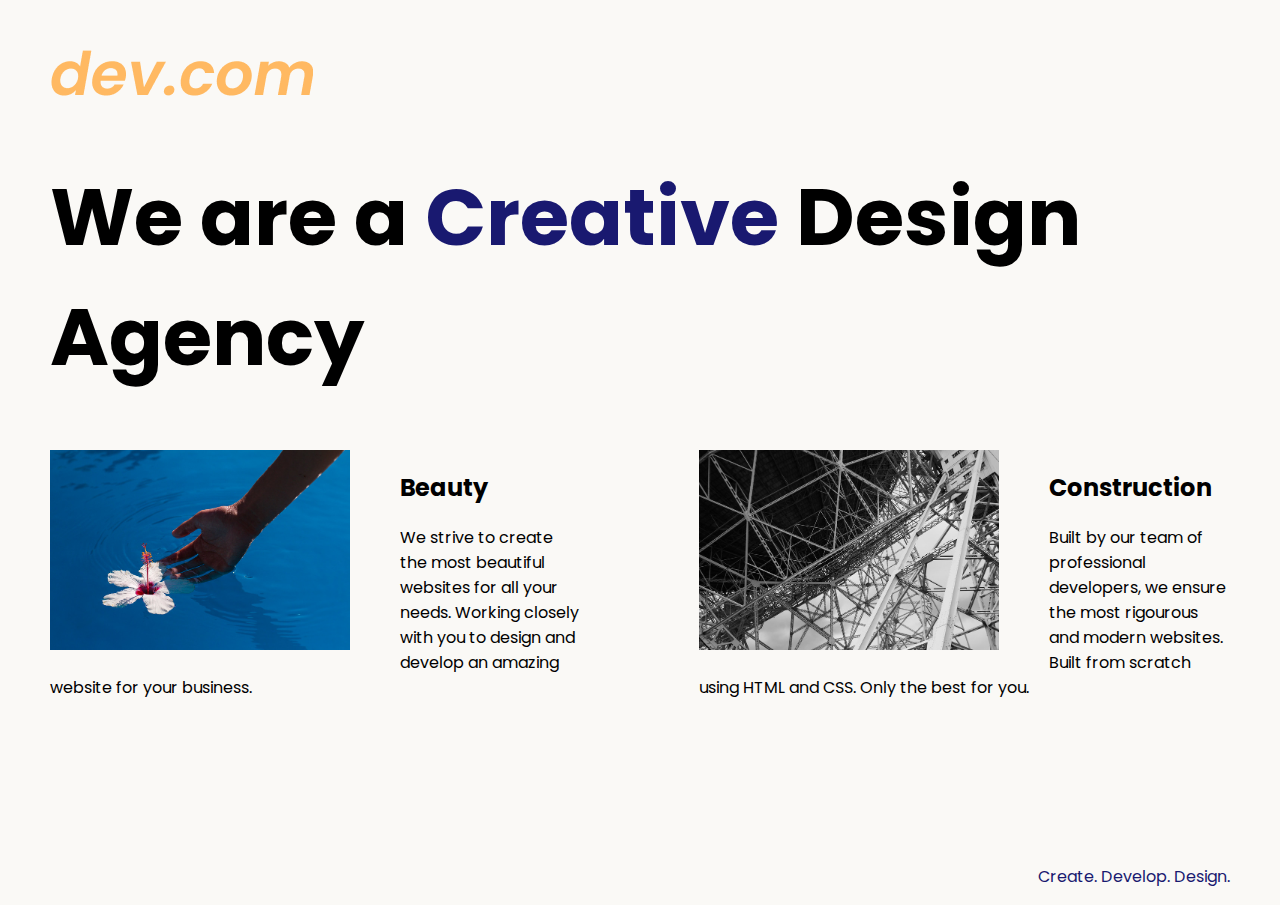
<file: assets/public/web-design-agency-index.html>
<!DOCTYPE html>
<html lang="en">
  <head>
    <meta charset="UTF-8" />
    <meta name="viewport" content="width=device-width, initial-scale=1.0" />
    <title>Agency</title>
    <link rel="stylesheet" href="./web-design-agency-style.css" />
    <link rel="preconnect" href="https://fonts.googleapis.com" />
    <link rel="preconnect" href="https://fonts.gstatic.com" crossorigin />
    <link
      href="https://fonts.googleapis.com/css2?family=Poppins:wght@400;700&display=swap"
      rel="stylesheet"
    />
  </head>

  <body>
    <div class="main">
      <img class="logo" src="../images/logo.png" alt="logo" />
      <h1>We are a <span class="creative">Creative</span> Design Agency</h1>
      <div class="left card">
        <img
          class="tile-image"
          src="../images/beautiful.jpg"
          alt="hand and flower in water"
        />
        <h2 class="card-title">Beauty</h2>
        <p class="card-text">
          We strive to create the most beautiful websites for all your needs.
          Working closely with you to design and develop an amazing website for
          your business.
        </p>
      </div>

      <div class="right card">
        <img
          class="tile-image"
          src="../images/construction.jpg"
          alt="metal structure"
        />
        <h2 class="card-title">Construction</h2>
        <p>
          Built by our team of professional developers, we ensure the most
          rigourous and modern websites. Built from scratch using HTML and CSS.
          Only the best for you.
        </p>
      </div>
    </div>
    <footer>
      <p>Create. Develop. Design.</p>
    </footer>
  </body>
</html>
</file>
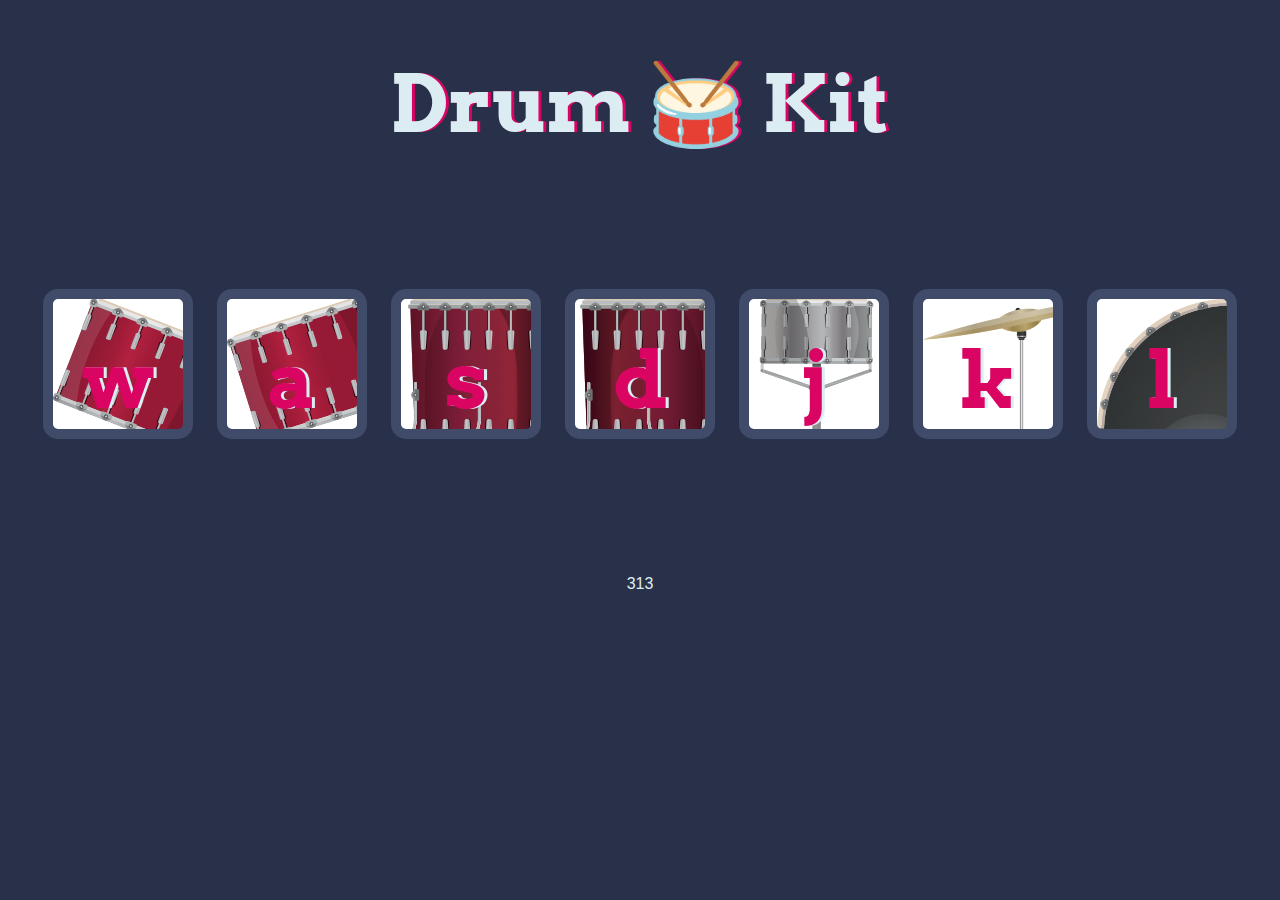
<file: assets/public/drum-kit/drum-kit-index.html>
<!DOCTYPE html>
<html lang="en" dir="ltr">

<head>
  <meta charset="utf-8">
  <title>Drum Kit</title>
  <link rel="stylesheet" href="./drum-kit-style.css">
  <link href="https://fonts.googleapis.com/css?family=Arvo" rel="stylesheet">
</head>

<body>

  <h1 id="title">Drum 🥁 Kit</h1>
  <div class="set">
    <button class="w drum">w</button>
    <button class="a drum">a</button>
    <button class="s drum">s</button>
    <button class="d drum">d</button>
    <button class="j drum">j</button>
    <button class="k drum">k</button>
    <button class="l drum">l</button>
  </div>


  <footer>
    313
  </footer>
  
  <script src="./drum-kit-index.js" charset="utf-8"></script>
</body>

</html>
</file>
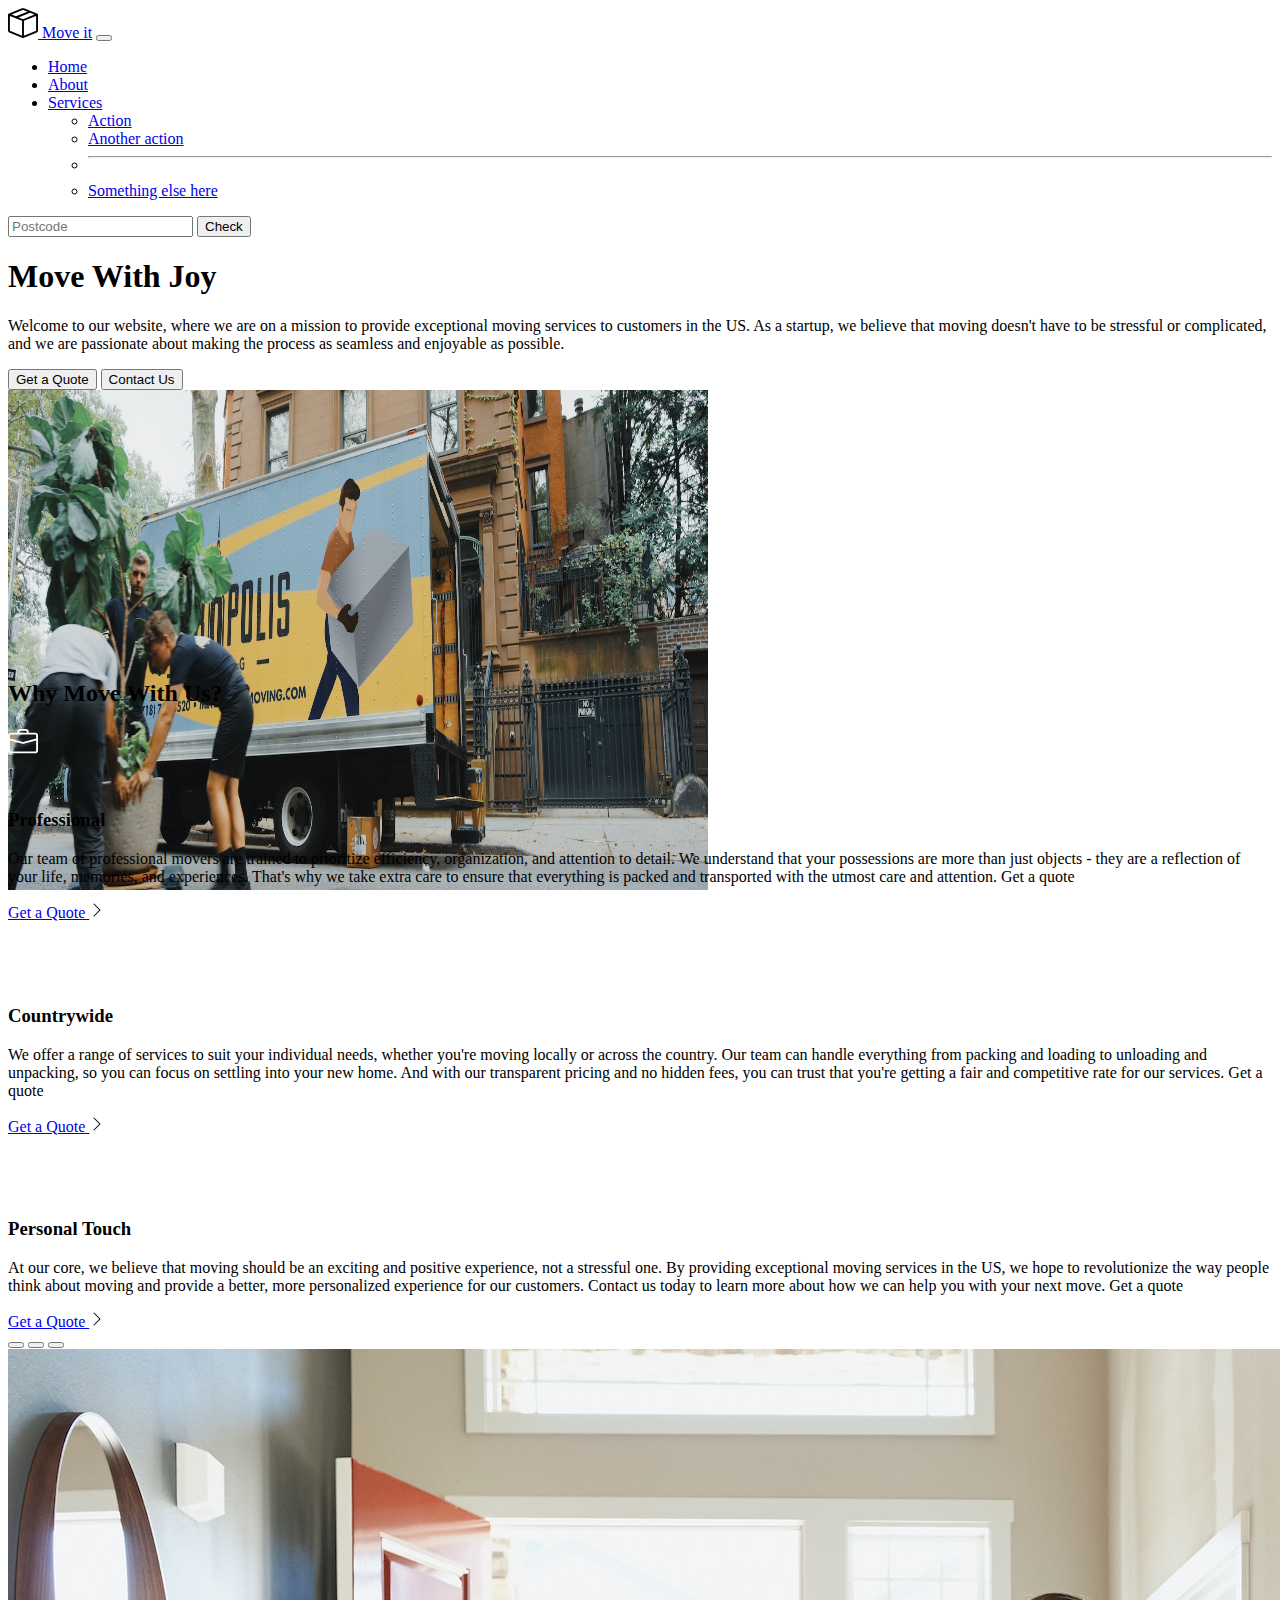
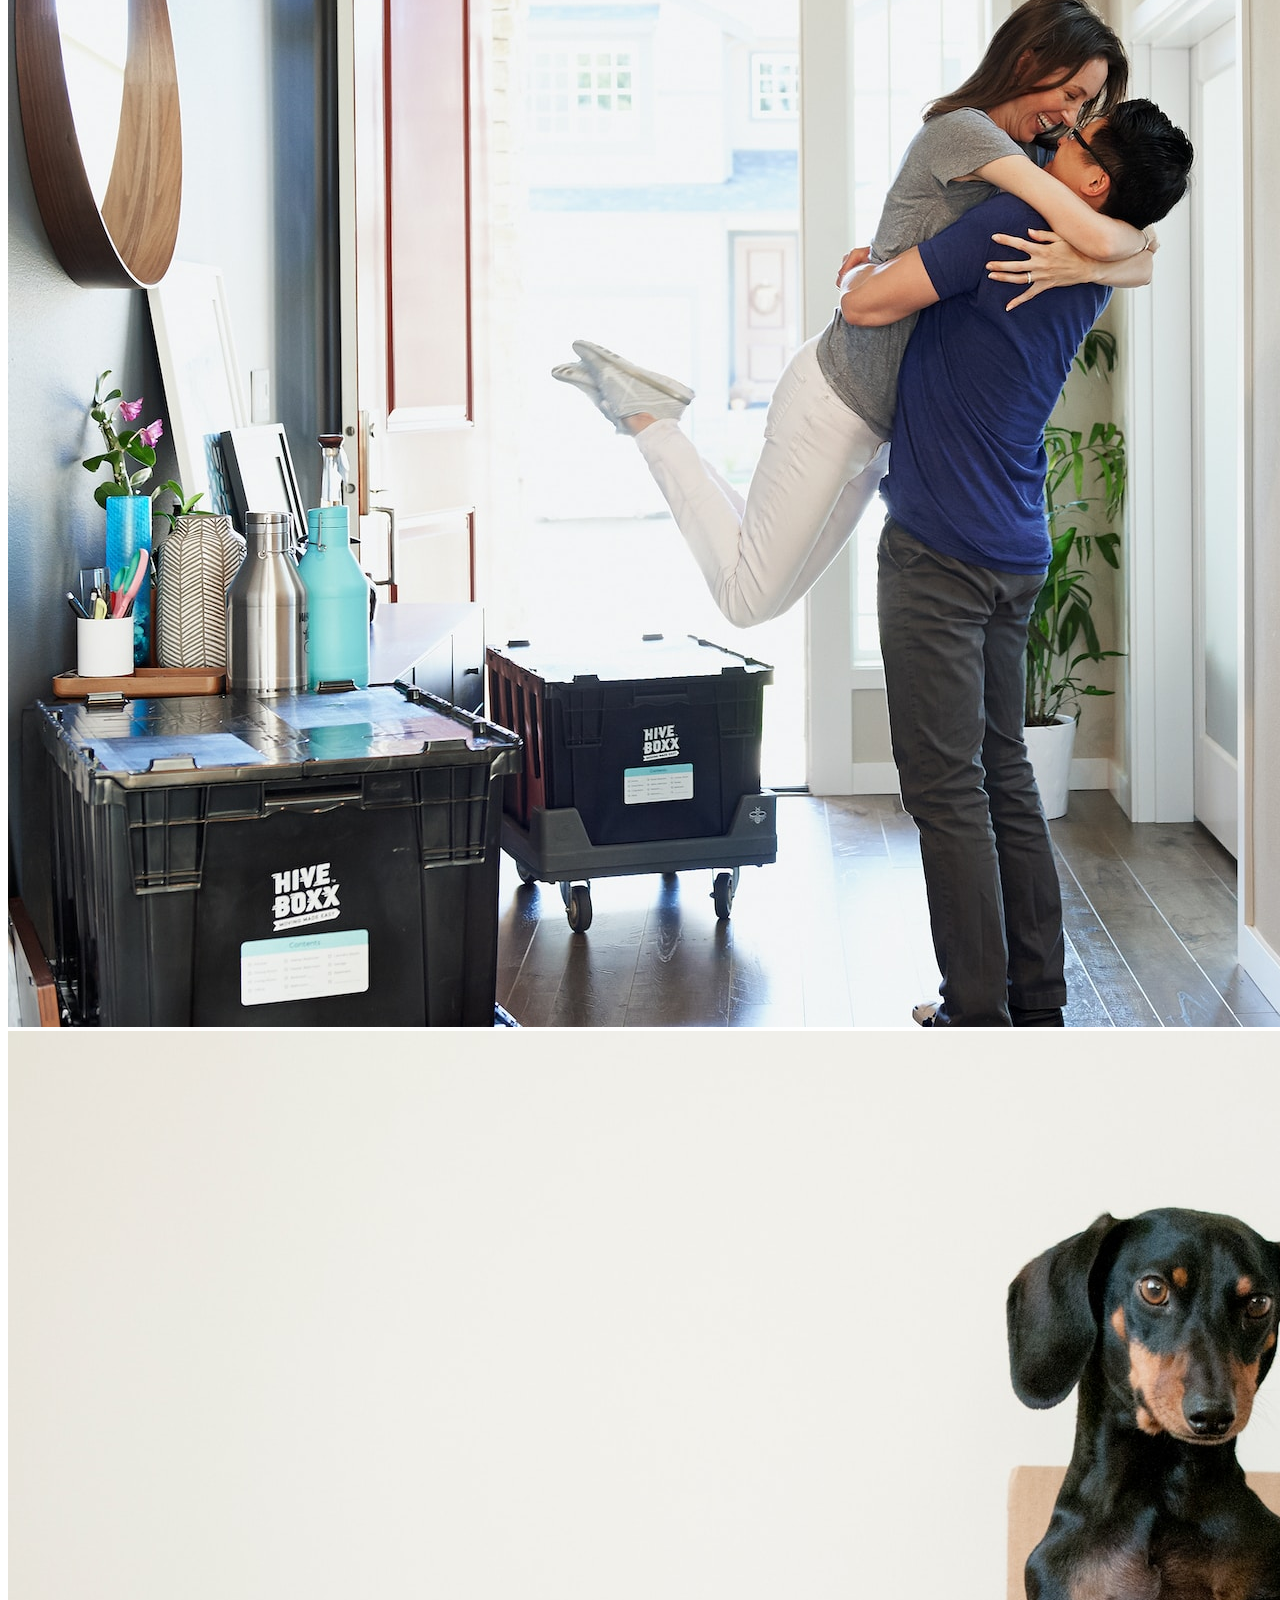
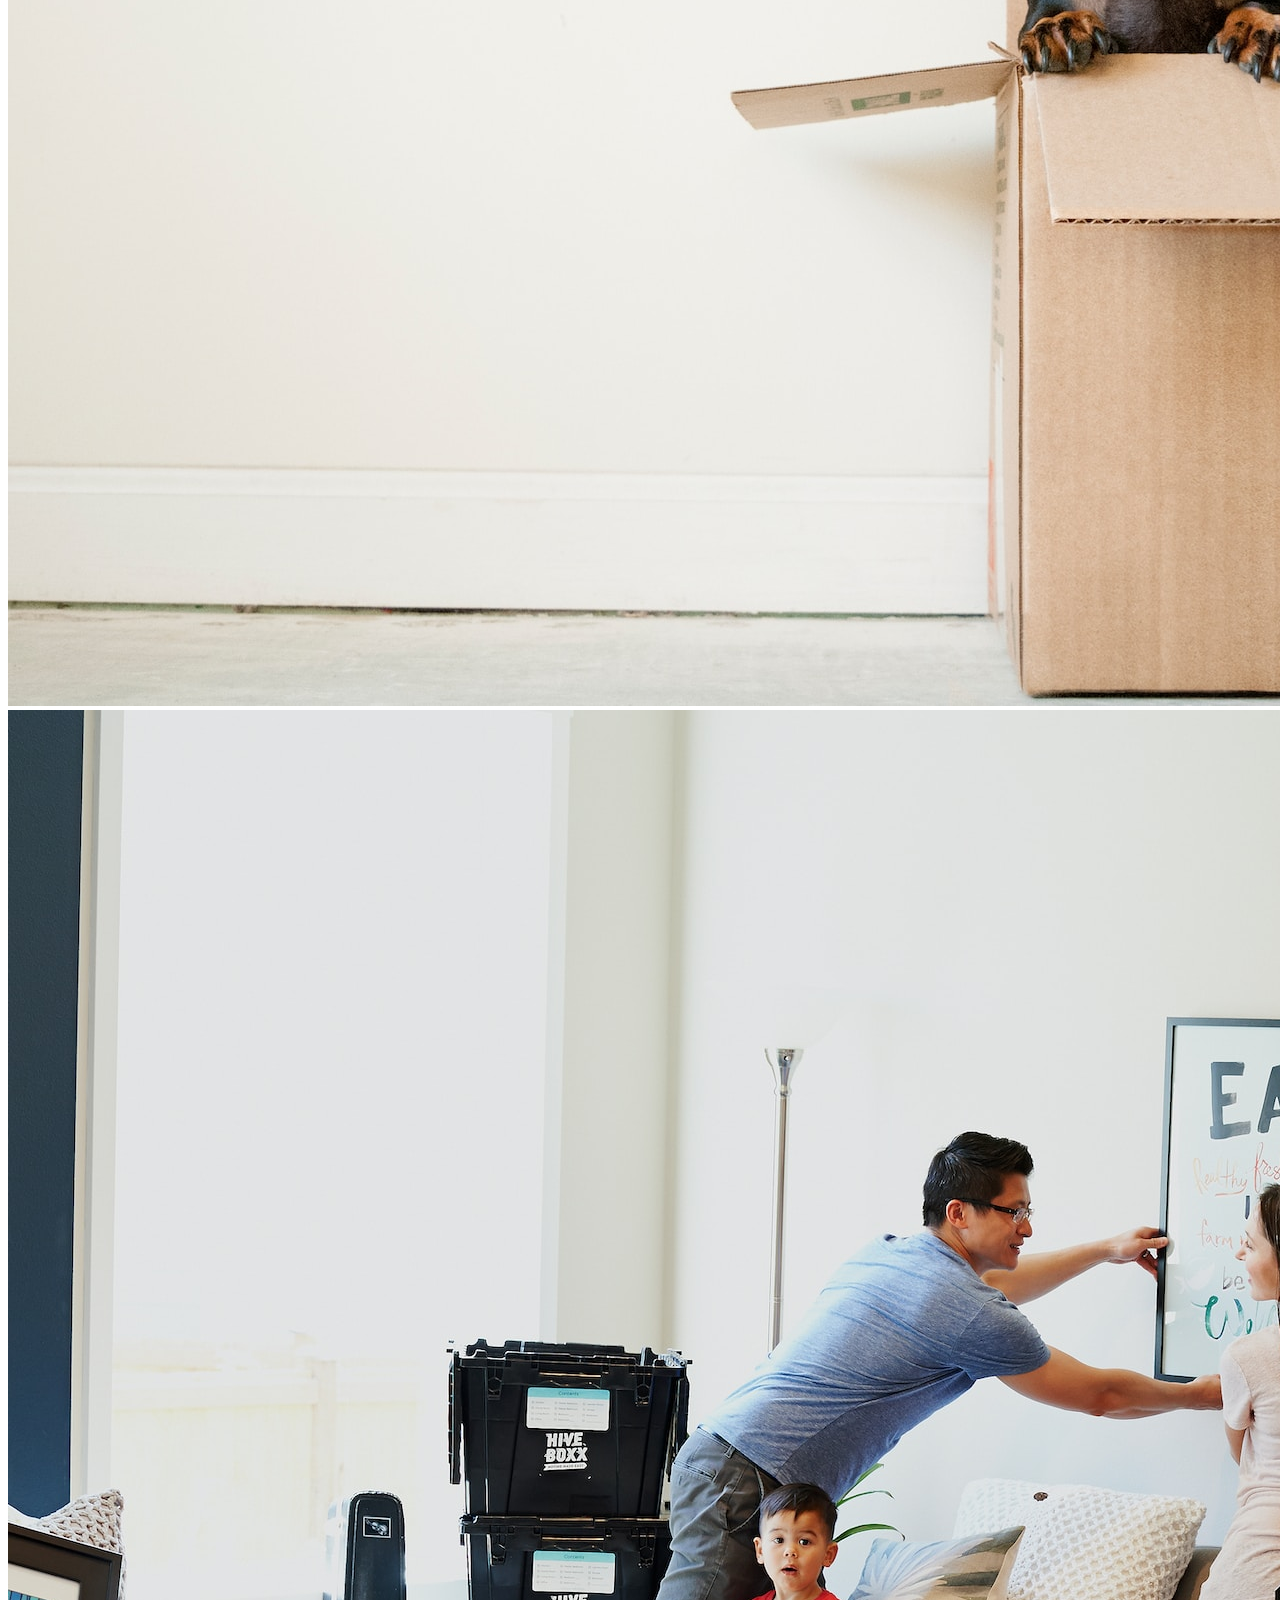
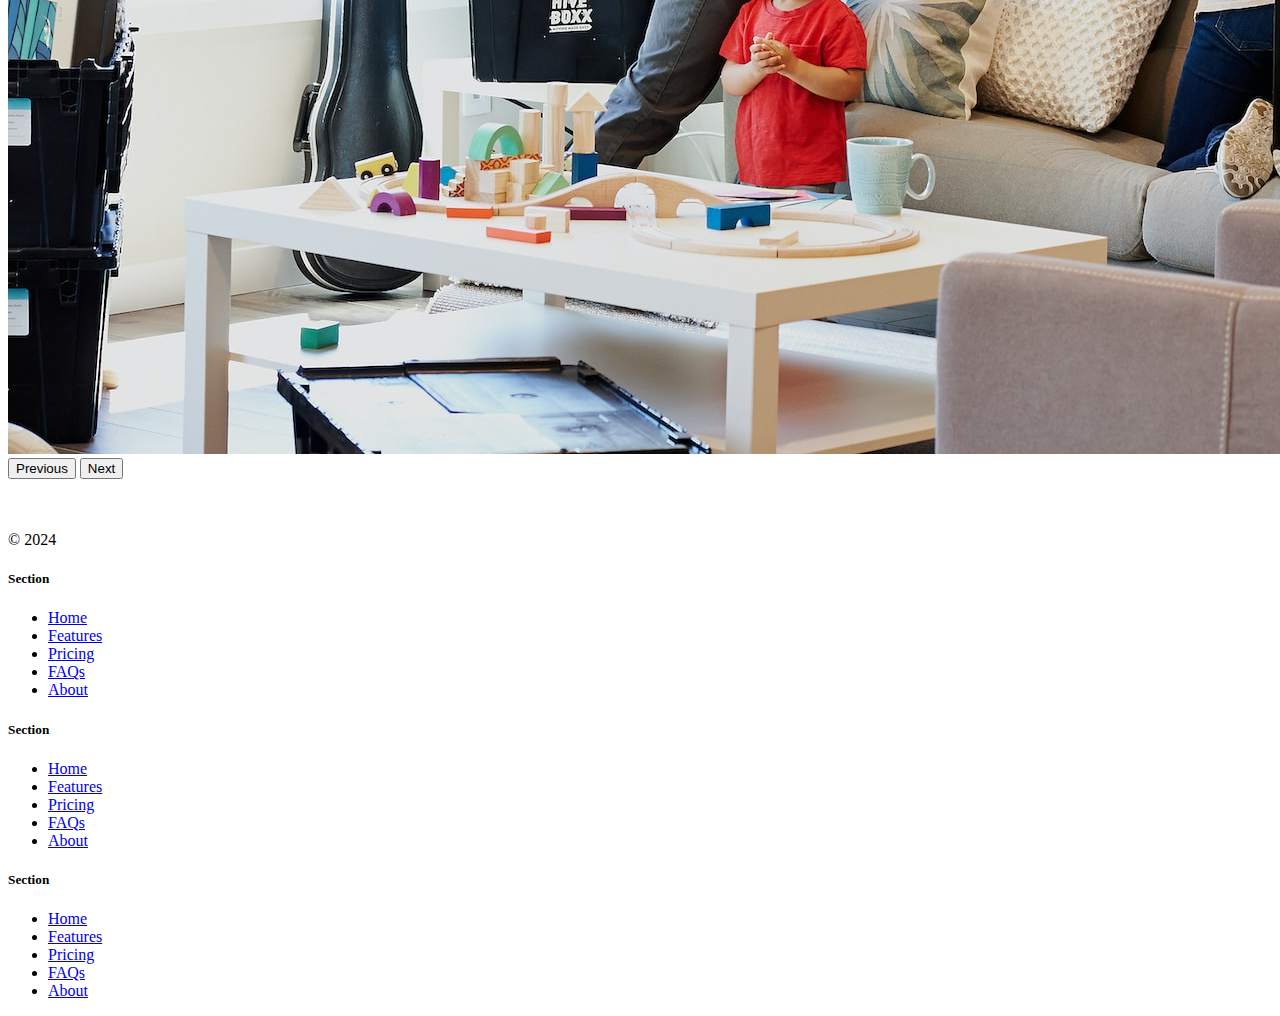
<file: assets/public/move-it/move-it-company-index.html>
<!DOCTYPE html>
<html lang="en" data-bs-theme="dark">
  <head>
    <meta charset="UTF-8" />
    <meta name="viewport" content="width=device-width, initial-scale=1.0" />
    <title>Bootstrap Components</title>
    <link
      href="https://cdn.jsdelivr.net/npm/bootstrap@5.3.0-alpha2/dist/css/bootstrap.min.css"
      rel="stylesheet"
      integrity="sha384-aFq/bzH65dt+w6FI2ooMVUpc+21e0SRygnTpmBvdBgSdnuTN7QbdgL+OapgHtvPp"
      crossorigin="anonymous"
    />
    <style>
      .feature-icon {
        width: 4rem;
        height: 4rem;
        border-radius: 0.75rem;
      }
    </style>
  </head>

  <body>
    <nav class="navbar navbar-expand-lg bg-body-tertiary">
      <div class="container-fluid">
        <a class="navbar-brand" href="#"
          ><img src="../../images/move-it/box-seam.svg" alt="moveit brand image" height="30" />
          Move it</a
        >
        <button
          class="navbar-toggler"
          type="button"
          data-bs-toggle="collapse"
          data-bs-target="#navbarSupportedContent"
          aria-controls="navbarSupportedContent"
          aria-expanded="false"
          aria-label="Toggle navigation"
        >
          <span class="navbar-toggler-icon"></span>
        </button>
        <div class="collapse navbar-collapse" id="navbarSupportedContent">
          <ul class="navbar-nav me-auto mb-2 mb-lg-0">
            <li class="nav-item">
              <a class="nav-link active" aria-current="page" href="#">Home</a>
            </li>
            <li class="nav-item">
              <a class="nav-link" href="#">About</a>
            </li>
            <li class="nav-item dropdown">
              <a
                class="nav-link dropdown-toggle"
                href="#"
                role="button"
                data-bs-toggle="dropdown"
                aria-expanded="false"
              >
                Services
              </a>
              <ul class="dropdown-menu">
                <li><a class="dropdown-item" href="#">Action</a></li>
                <li><a class="dropdown-item" href="#">Another action</a></li>
                <li><hr class="dropdown-divider" /></li>
                <li>
                  <a class="dropdown-item" href="#">Something else here</a>
                </li>
              </ul>
            </li>
          </ul>
          <form class="d-flex" role="search">
            <input
              class="form-control me-2"
              type="search"
              placeholder="Postcode"
              aria-label="Search"
            />
            <button class="btn btn-outline-success" type="submit">Check</button>
          </form>
        </div>
      </div>
    </nav>

    <div class="px-4 pt-5 my-5 text-center border-bottom">
      <h1 class="display-4 fw-bold text-body-emphasis">Move With Joy</h1>
      <div class="col-lg-6 mx-auto">
        <p class="lead mb-4">
          Welcome to our website, where we are on a mission to provide
          exceptional moving services to customers in the US. As a startup, we
          believe that moving doesn't have to be stressful or complicated, and
          we are passionate about making the process as seamless and enjoyable
          as possible.
        </p>
        <div class="d-grid gap-2 d-sm-flex justify-content-sm-center mb-5">
          <button type="button" class="btn btn-primary btn-lg px-4 me-sm-3">
            Get a Quote
          </button>
          <button type="button" class="btn btn-outline-secondary btn-lg px-4">
            Contact Us
          </button>
        </div>
      </div>
      <div class="overflow-hidden" style="max-height: 30vh">
        <div class="container px-5">
          <img
            src="../../images/move-it/moving-van.jpg"
            class="img-fluid border rounded-3 shadow-lg mb-4"
            alt="moving van image"
            width="700"
            height="500"
            loading="lazy"
          />
        </div>
      </div>
    </div>

    <div class="container px-4 py-5" id="featured-3">
      <h2 class="pb-2 border-bottom">Why Move With Us?</h2>
      <div class="row g-4 py-5 row-cols-1 row-cols-lg-3">
        <div class="feature col">
          <div
            class="feature-icon d-inline-flex align-items-center justify-content-center text-bg-primary bg-gradient fs-2 mb-3"
          >
            <img src="../../images/move-it/briefcase.svg" alt="briefcase image" height="30" />
          </div>
          <h3 class="fs-2 text-body-emphasis">Professional</h3>
          <p>
            Our team of professional movers are trained to prioritize
            efficiency, organization, and attention to detail. We understand
            that your possessions are more than just objects - they are a
            reflection of your life, memories, and experiences. That's why we
            take extra care to ensure that everything is packed and transported
            with the utmost care and attention. Get a quote
          </p>
          <a href="#" class="icon-link">
            Get a Quote
            <img src="../../images/move-it/chevron-right.svg" alt="chevron right image" />
          </a>
        </div>
        <div class="feature col">
          <div
            class="feature-icon d-inline-flex align-items-center justify-content-center text-bg-primary bg-gradient fs-2 mb-3"
          >
            <img src="../../images/move-it/bus-front.svg" alt="bus front image" height="30" />
          </div>
          <h3 class="fs-2 text-body-emphasis">Countrywide</h3>
          <p>
            We offer a range of services to suit your individual needs, whether
            you're moving locally or across the country. Our team can handle
            everything from packing and loading to unloading and unpacking, so
            you can focus on settling into your new home. And with our
            transparent pricing and no hidden fees, you can trust that you're
            getting a fair and competitive rate for our services. Get a quote
          </p>
          <a href="#" class="icon-link">
            Get a Quote
            <img src="../../images/move-it/chevron-right.svg" alt="chevron right image" />
          </a>
        </div>
        <div class="feature col">
          <div
            class="feature-icon d-inline-flex align-items-center justify-content-center text-bg-primary bg-gradient fs-2 mb-3"
          >
            <img
              src="../../images/move-it/chat-square-heart.svg"
              alt="briefcase image"
              height="30"
            />
          </div>
          <h3 class="fs-2 text-body-emphasis">Personal Touch</h3>
          <p>
            At our core, we believe that moving should be an exciting and
            positive experience, not a stressful one. By providing exceptional
            moving services in the US, we hope to revolutionize the way people
            think about moving and provide a better, more personalized
            experience for our customers. Contact us today to learn more about
            how we can help you with your next move. Get a quote
          </p>
          <a href="#" class="icon-link">
            Get a Quote
            <img src="../../images/move-it/chevron-right.svg" alt="chevron right image" />
          </a>
        </div>
      </div>
    </div>

    <div class="container">
      <div id="carouselExampleIndicators" class="carousel slide">
        <div class="carousel-indicators">
          <button
            type="button"
            data-bs-target="#carouselExampleIndicators"
            data-bs-slide-to="0"
            class="active"
            aria-current="true"
            aria-label="Slide 1"
          ></button>
          <button
            type="button"
            data-bs-target="#carouselExampleIndicators"
            data-bs-slide-to="1"
            aria-label="Slide 2"
          ></button>
          <button
            type="button"
            data-bs-target="#carouselExampleIndicators"
            data-bs-slide-to="2"
            aria-label="Slide 3"
          ></button>
        </div>
        <div class="carousel-inner">
          <div class="carousel-item active">
            <img src="../../images/move-it/couple.jpg" class="d-block w-100" alt=" couple image" />
          </div>
          <div class="carousel-item">
            <img src="../../images/move-it/dog.jpg" class="d-block w-100" alt=" dog image" />
          </div>
          <div class="carousel-item">
            <img src="../../images/move-it/family.jpg" class="d-block w-100" alt=" family image" />
          </div>
        </div>
        <button
          class="carousel-control-prev"
          type="button"
          data-bs-target="#carouselExampleIndicators"
          data-bs-slide="prev"
        >
          <span class="carousel-control-prev-icon" aria-hidden="true"></span>
          <span class="visually-hidden">Previous</span>
        </button>
        <button
          class="carousel-control-next"
          type="button"
          data-bs-target="#carouselExampleIndicators"
          data-bs-slide="next"
        >
          <span class="carousel-control-next-icon" aria-hidden="true"></span>
          <span class="visually-hidden">Next</span>
        </button>
      </div>
    </div>

    <div class="container">
      <footer
        class="row row-cols-1 row-cols-sm-2 row-cols-md-5 py-5 my-5 border-top"
      >
        <div class="col mb-3">
          <a
            href="/"
            class="d-flex align-items-center mb-3 link-body-emphasis text-decoration-none"
          >
            <svg class="bi me-2" width="40" height="32">
              <use xlink:href="#bootstrap"></use>
            </svg>
          </a>
          <p class="text-body-secondary">© 2024</p>
        </div>

        <div class="col mb-3"></div>

        <div class="col mb-3">
          <h5>Section</h5>
          <ul class="nav flex-column">
            <li class="nav-item mb-2">
              <a href="#" class="nav-link p-0 text-body-secondary">Home</a>
            </li>
            <li class="nav-item mb-2">
              <a href="#" class="nav-link p-0 text-body-secondary">Features</a>
            </li>
            <li class="nav-item mb-2">
              <a href="#" class="nav-link p-0 text-body-secondary">Pricing</a>
            </li>
            <li class="nav-item mb-2">
              <a href="#" class="nav-link p-0 text-body-secondary">FAQs</a>
            </li>
            <li class="nav-item mb-2">
              <a href="#" class="nav-link p-0 text-body-secondary">About</a>
            </li>
          </ul>
        </div>

        <div class="col mb-3">
          <h5>Section</h5>
          <ul class="nav flex-column">
            <li class="nav-item mb-2">
              <a href="#" class="nav-link p-0 text-body-secondary">Home</a>
            </li>
            <li class="nav-item mb-2">
              <a href="#" class="nav-link p-0 text-body-secondary">Features</a>
            </li>
            <li class="nav-item mb-2">
              <a href="#" class="nav-link p-0 text-body-secondary">Pricing</a>
            </li>
            <li class="nav-item mb-2">
              <a href="#" class="nav-link p-0 text-body-secondary">FAQs</a>
            </li>
            <li class="nav-item mb-2">
              <a href="#" class="nav-link p-0 text-body-secondary">About</a>
            </li>
          </ul>
        </div>

        <div class="col mb-3">
          <h5>Section</h5>
          <ul class="nav flex-column">
            <li class="nav-item mb-2">
              <a href="#" class="nav-link p-0 text-body-secondary">Home</a>
            </li>
            <li class="nav-item mb-2">
              <a href="#" class="nav-link p-0 text-body-secondary">Features</a>
            </li>
            <li class="nav-item mb-2">
              <a href="#" class="nav-link p-0 text-body-secondary">Pricing</a>
            </li>
            <li class="nav-item mb-2">
              <a href="#" class="nav-link p-0 text-body-secondary">FAQs</a>
            </li>
            <li class="nav-item mb-2">
              <a href="#" class="nav-link p-0 text-body-secondary">About</a>
            </li>
          </ul>
        </div>
      </footer>
    </div>

    <script
      src="https://cdn.jsdelivr.net/npm/bootstrap@5.3.3/dist/js/bootstrap.bundle.min.js"
      integrity="sha384-YvpcrYf0tY3lHB60NNkmXc5s9fDVZLESaAA55NDzOxhy9GkcIdslK1eN7N6jIeHz"
      crossorigin="anonymous"
    ></script>
  </body>
</html>
</file>
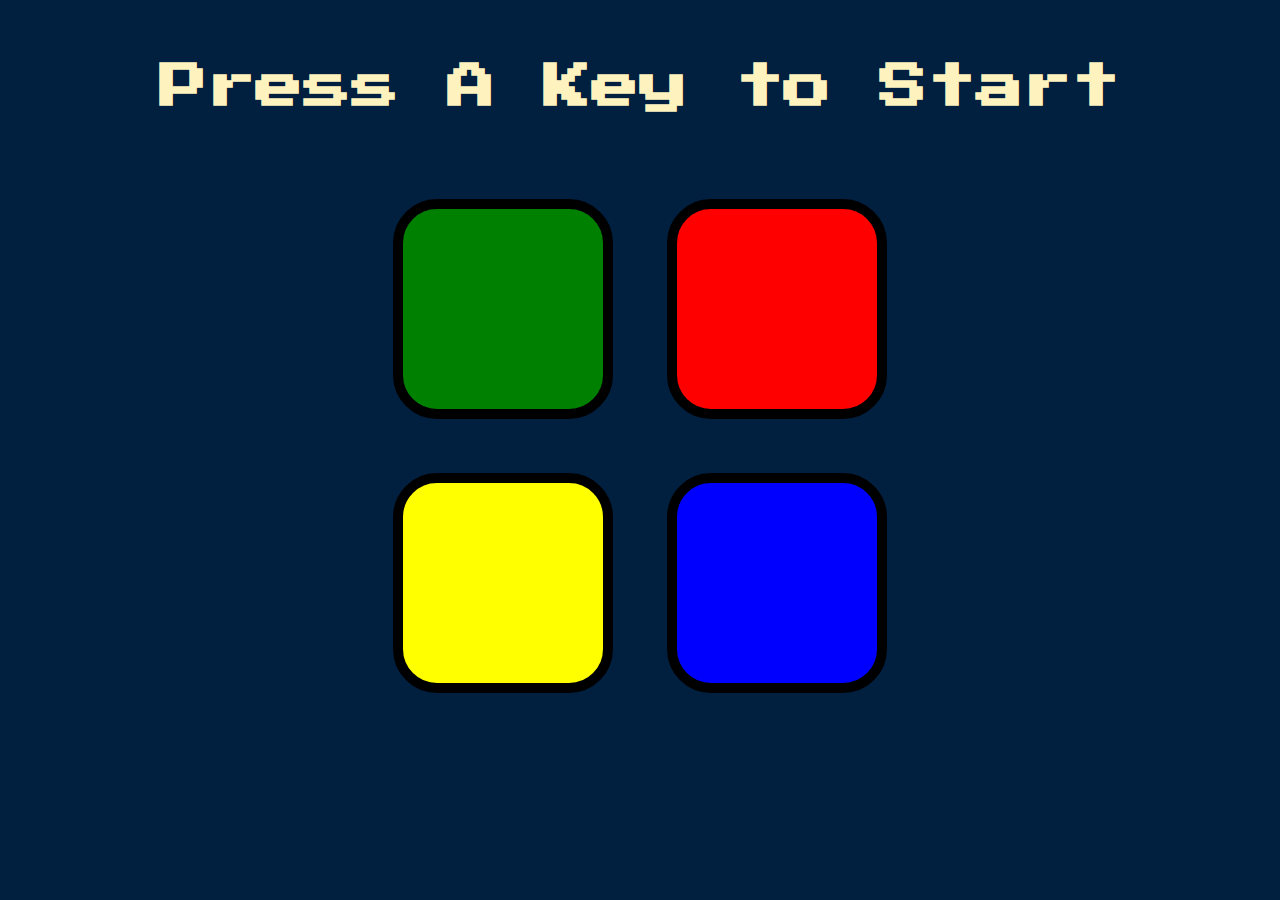
<file: assets/public/simon-game/simon-game-index.html>
<!DOCTYPE html>
<html lang="en" dir="ltr">
  <head>
    <meta charset="utf-8" />
    <title>Simon</title>
    <link rel="stylesheet" href="./simon-game-styles.css" />
    <link
      href="https://fonts.googleapis.com/css?family=Press+Start+2P"
      rel="stylesheet"
    />
  </head>

  <body>
    <h1 id="level-title">Press A Key to Start</h1>
    <div class="container">
      <div lass="row">
        <div type="button" id="green" class="btn green"></div>

        <div type="button" id="red" class="btn red"></div>
      </div>

      <div class="row">
        <div type="button" id="yellow" class="btn yellow"></div>
        <div type="button" id="blue" class="btn blue"></div>
      </div>
    </div>

    <script src="https://ajax.googleapis.com/ajax/libs/jquery/3.7.1/jquery.min.js"></script>
    <script src="./simon-game.js"></script>
  </body>
</html>
</file>
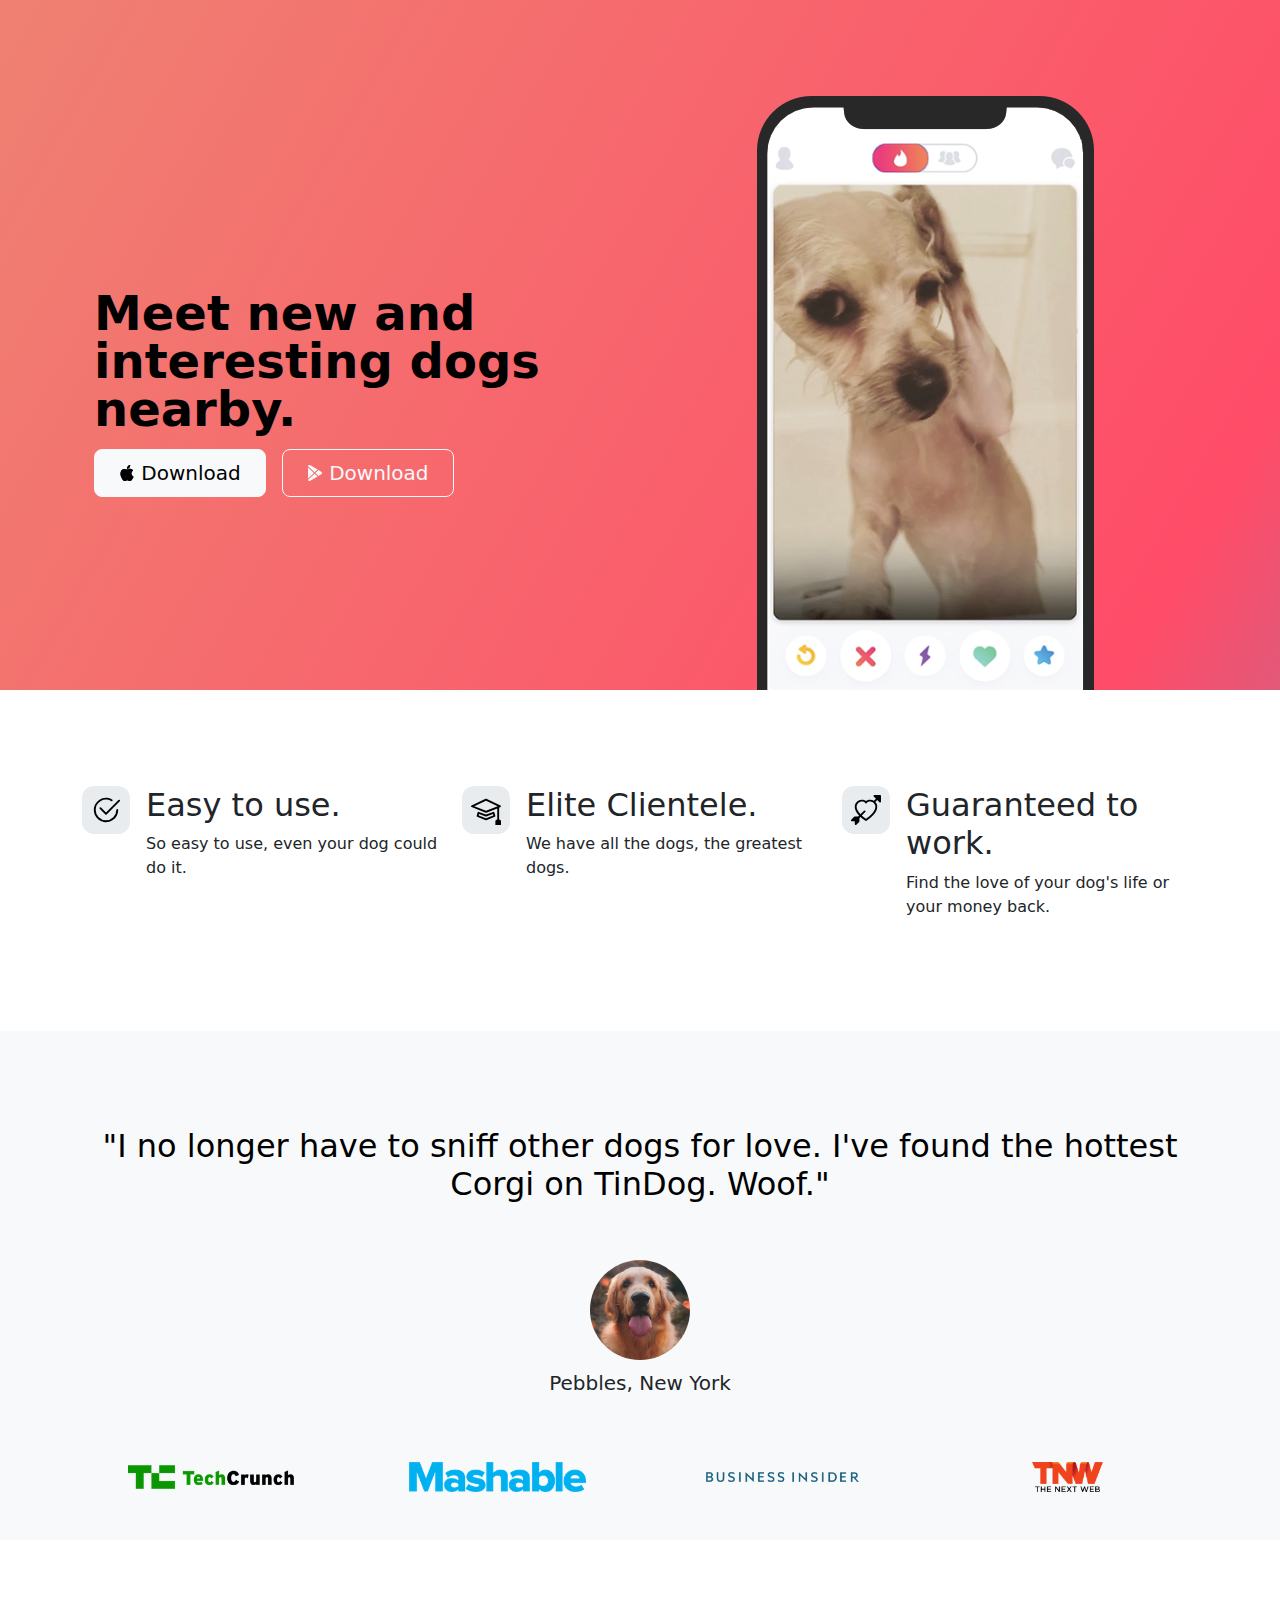
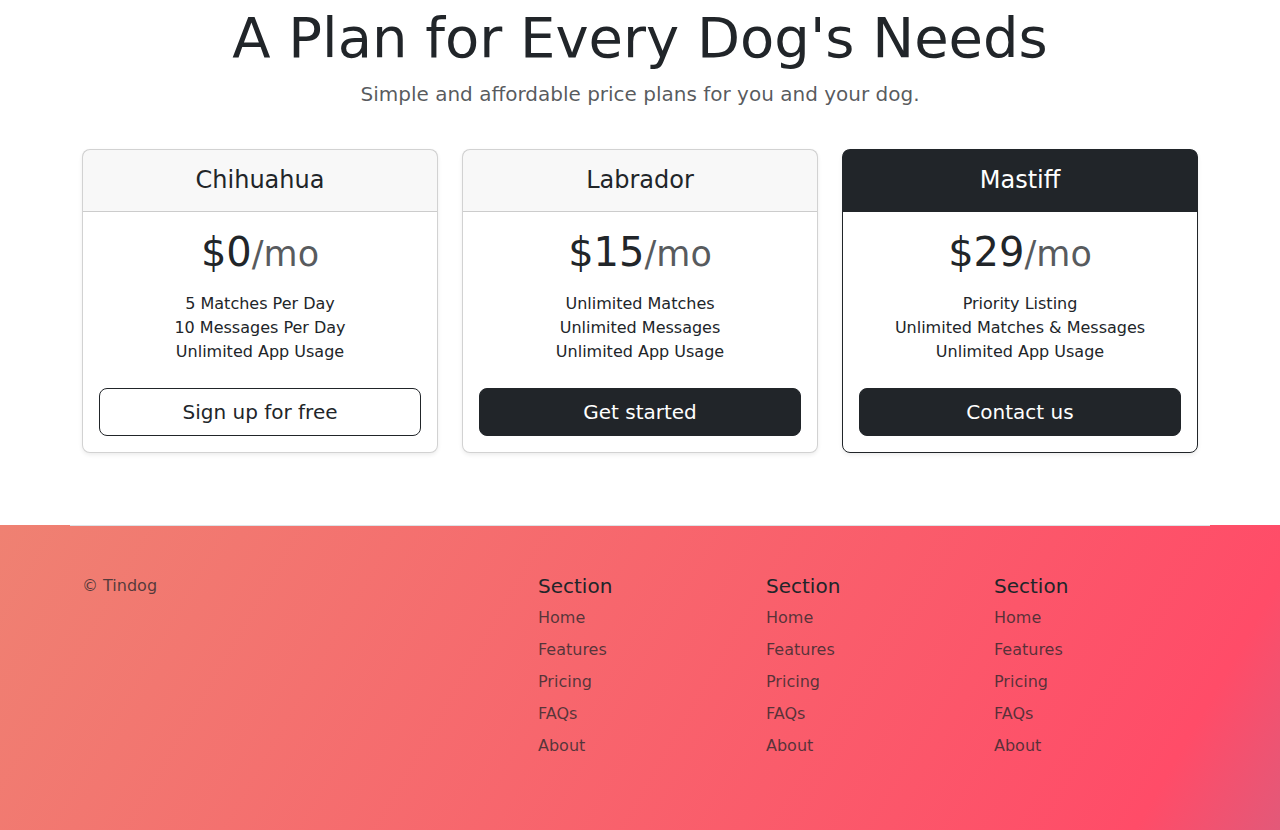
<file: assets/public/tindog/tindog-index.html>
<!DOCTYPE html>
<html lang="en">
  <head>
    <meta charset="UTF-8" />
    <meta name="viewport" content="width=device-width, initial-scale=1.0" />
    <link
      href="https://cdn.jsdelivr.net/npm/bootstrap@5.3.3/dist/css/bootstrap.min.css"
      rel="stylesheet"
      integrity="sha384-QWTKZyjpPEjISv5WaRU9OFeRpok6YctnYmDr5pNlyT2bRjXh0JMhjY6hW+ALEwIH"
      crossorigin="anonymous"
    />
    <link href="./tindog-style.css" rel="stylesheet" />
    <title>TinDog</title>
  </head>

  <body>
    <!-- Title -->
    <section id="title" class="gradient-background">
      <div class="container col-xxl-8 px-4 pt-5">
        <div class="row flex-lg-row-reverse align-items-center g-5 pt-5">
          <div class="col-10 col-sm-8 col-lg-6">
            <img
              src="../../images/tindog/iphone.png"
              class="d-block mx-lg-auto img-fluid"
              alt="tindog app image"
              height="200"
              loading="lazy"
            />
          </div>
          <div class="col-lg-6">
            <h1 class="display-5 fw-bold text-body-emphasis lh-1 mb-3">
              Meet new and interesting dogs nearby.
            </h1>
            <div class="d-grid gap-2 d-md-flex justify-content-md-start">
              <button type="button" class="btn btn-light btn-lg px-4 me-md-2">
                <svg
                  xmlns="http://www.w3.org/2000/svg"
                  width="16"
                  height="16"
                  fill="currentColor"
                  class="bi bi-apple mb-1"
                  viewBox="0 0 16 16"
                >
                  <path
                    d="M11.182.008C11.148-.03 9.923.023 8.857 1.18c-1.066 1.156-.902 2.482-.878 2.516.024.034 1.52.087 2.475-1.258.955-1.345.762-2.391.728-2.43Zm3.314 11.733c-.048-.096-2.325-1.234-2.113-3.422.212-2.189 1.675-2.789 1.698-2.854.023-.065-.597-.79-1.254-1.157a3.692 3.692 0 0 0-1.563-.434c-.108-.003-.483-.095-1.254.116-.508.139-1.653.589-1.968.607-.316.018-1.256-.522-2.267-.665-.647-.125-1.333.131-1.824.328-.49.196-1.422.754-2.074 2.237-.652 1.482-.311 3.83-.067 4.56.244.729.625 1.924 1.273 2.796.576.984 1.34 1.667 1.659 1.899.319.232 1.219.386 1.843.067.502-.308 1.408-.485 1.766-.472.357.013 1.061.154 1.782.539.571.197 1.111.115 1.652-.105.541-.221 1.324-1.059 2.238-2.758.347-.79.505-1.217.473-1.282Z"
                  />
                  <path
                    d="M11.182.008C11.148-.03 9.923.023 8.857 1.18c-1.066 1.156-.902 2.482-.878 2.516.024.034 1.52.087 2.475-1.258.955-1.345.762-2.391.728-2.43Zm3.314 11.733c-.048-.096-2.325-1.234-2.113-3.422.212-2.189 1.675-2.789 1.698-2.854.023-.065-.597-.79-1.254-1.157a3.692 3.692 0 0 0-1.563-.434c-.108-.003-.483-.095-1.254.116-.508.139-1.653.589-1.968.607-.316.018-1.256-.522-2.267-.665-.647-.125-1.333.131-1.824.328-.49.196-1.422.754-2.074 2.237-.652 1.482-.311 3.83-.067 4.56.244.729.625 1.924 1.273 2.796.576.984 1.34 1.667 1.659 1.899.319.232 1.219.386 1.843.067.502-.308 1.408-.485 1.766-.472.357.013 1.061.154 1.782.539.571.197 1.111.115 1.652-.105.541-.221 1.324-1.059 2.238-2.758.347-.79.505-1.217.473-1.282Z"
                  />
                </svg>
                Download
              </button>
              <button type="button" class="btn btn-outline-light btn-lg px-4">
                <svg
                  xmlns="http://www.w3.org/2000/svg"
                  width="16"
                  height="16"
                  fill="currentColor"
                  class="bi bi-google-play mb-1"
                  viewBox="0 0 16 16"
                >
                  <path
                    d="M14.222 9.374c1.037-.61 1.037-2.137 0-2.748L11.528 5.04 8.32 8l3.207 2.96 2.694-1.586Zm-3.595 2.116L7.583 8.68 1.03 14.73c.201 1.029 1.36 1.61 2.303 1.055l7.294-4.295ZM1 13.396V2.603L6.846 8 1 13.396ZM1.03 1.27l6.553 6.05 3.044-2.81L3.333.215C2.39-.341 1.231.24 1.03 1.27Z"
                  />
                </svg>
                Download
              </button>
            </div>
          </div>
        </div>
      </div>
    </section>

    <!-- Features -->
    <section id="features">
      <div class="container mt-5">
        <div class="row g-4 py-5 row-cols-1 row-cols-lg-3">
          <div class="col d-flex align-items-start">
            <div
              class="icon-square text-body-emphasis bg-body-secondary d-inline-flex align-items-center justify-content-center fs-4 flex-shrink-0 me-3"
            >
              <svg
                xmlns="http://www.w3.org/2000/svg"
                height="30"
                fill="currentColor"
                class="bi bi-check2-circle"
                viewBox="0 0 16 16"
              >
                <path
                  d="M2.5 8a5.5 5.5 0 0 1 8.25-4.764.5.5 0 0 0 .5-.866A6.5 6.5 0 1 0 14.5 8a.5.5 0 0 0-1 0 5.5 5.5 0 1 1-11 0z"
                />
                <path
                  d="M15.354 3.354a.5.5 0 0 0-.708-.708L8 9.293 5.354 6.646a.5.5 0 1 0-.708.708l3 3a.5.5 0 0 0 .708 0l7-7z"
                />
              </svg>
            </div>
            <div>
              <h3 class="fs-2">Easy to use.</h3>
              <p>So easy to use, even your dog could do it.</p>
            </div>
          </div>
          <div class="col d-flex align-items-start">
            <div
              class="icon-square text-body-emphasis bg-body-secondary d-inline-flex align-items-center justify-content-center fs-4 flex-shrink-0 me-3"
            >
              <svg
                xmlns="http://www.w3.org/2000/svg"
                height="30"
                fill="currentColor"
                class="bi bi-mortarboard"
                viewBox="0 0 16 16"
              >
                <path
                  d="M8.211 2.047a.5.5 0 0 0-.422 0l-7.5 3.5a.5.5 0 0 0 .025.917l7.5 3a.5.5 0 0 0 .372 0L14 7.14V13a1 1 0 0 0-1 1v2h3v-2a1 1 0 0 0-1-1V6.739l.686-.275a.5.5 0 0 0 .025-.917l-7.5-3.5ZM8 8.46 1.758 5.965 8 3.052l6.242 2.913L8 8.46Z"
                />
                <path
                  d="M4.176 9.032a.5.5 0 0 0-.656.327l-.5 1.7a.5.5 0 0 0 .294.605l4.5 1.8a.5.5 0 0 0 .372 0l4.5-1.8a.5.5 0 0 0 .294-.605l-.5-1.7a.5.5 0 0 0-.656-.327L8 10.466 4.176 9.032Zm-.068 1.873.22-.748 3.496 1.311a.5.5 0 0 0 .352 0l3.496-1.311.22.748L8 12.46l-3.892-1.556Z"
                />
              </svg>
            </div>
            <div>
              <h3 class="fs-2">Elite Clientele.</h3>
              <p>We have all the dogs, the greatest dogs.</p>
            </div>
          </div>
          <div class="col d-flex align-items-start">
            <div
              class="icon-square text-body-emphasis bg-body-secondary d-inline-flex align-items-center justify-content-center fs-4 flex-shrink-0 me-3"
            >
              <svg
                xmlns="http://www.w3.org/2000/svg"
                height="30"
                fill="currentColor"
                class="bi bi-arrow-through-heart"
                viewBox="0 0 16 16"
              >
                <path
                  fill-rule="evenodd"
                  d="M2.854 15.854A.5.5 0 0 1 2 15.5V14H.5a.5.5 0 0 1-.354-.854l1.5-1.5A.5.5 0 0 1 2 11.5h1.793l.53-.53c-.771-.802-1.328-1.58-1.704-2.32-.798-1.575-.775-2.996-.213-4.092C3.426 2.565 6.18 1.809 8 3.233c1.25-.98 2.944-.928 4.212-.152L13.292 2 12.147.854A.5.5 0 0 1 12.5 0h3a.5.5 0 0 1 .5.5v3a.5.5 0 0 1-.854.354L14 2.707l-1.006 1.006c.236.248.44.531.6.845.562 1.096.585 2.517-.213 4.092-.793 1.563-2.395 3.288-5.105 5.08L8 13.912l-.276-.182a21.86 21.86 0 0 1-2.685-2.062l-.539.54V14a.5.5 0 0 1-.146.354l-1.5 1.5Zm2.893-4.894A20.419 20.419 0 0 0 8 12.71c2.456-1.666 3.827-3.207 4.489-4.512.679-1.34.607-2.42.215-3.185-.817-1.595-3.087-2.054-4.346-.761L8 4.62l-.358-.368c-1.259-1.293-3.53-.834-4.346.761-.392.766-.464 1.845.215 3.185.323.636.815 1.33 1.519 2.065l1.866-1.867a.5.5 0 1 1 .708.708L5.747 10.96Z"
                />
              </svg>
            </div>
            <div>
              <h3 class="fs-2">Guaranteed to work.</h3>
              <p>Find the love of your dog's life or your money back.</p>
            </div>
          </div>
        </div>
      </div>
    </section>

    <!-- Testimonial -->
    <section id="testimonial">
      <div class="my-5">
        <div class="p-5 text-center bg-body-tertiary">
          <div class="container py-5">
            <h2 class="text-body-emphasis">
              "I no longer have to sniff other dogs for love. I've found the
              hottest Corgi on TinDog. Woof."
            </h2>
            <img
              class="profile-img mt-5"
              src="../../images/tindog/dog-img.jpg"
              alt="pebbles dog image"
            />
            <p class="col-lg-8 mx-auto lead mt-2">Pebbles, New York</p>
          </div>
          <div class="container">
            <div class="row">
              <div class="col-lg-3 col-sm-12">
                <img
                  src="../../images/tindog/techcrunch.png"
                  alt="techcrunch logo"
                  height="30"
                />
              </div>
              <div class="col-lg-3 col-sm-12">
                <img
                  src="../../images/tindog/mashable.png"
                  alt="mashable logo"
                  height="30"
                />
              </div>
              <div class="col-lg-3 col-sm-12">
                <img
                  src="../../images/tindog/bizinsider.png"
                  alt="bizinsider logo"
                  height="30"
                />
              </div>
              <div class="col-lg-3 col-sm-12">
                <img src="../../images/tindog/tnw.png" alt="tnw logo" height="30" />
              </div>
            </div>
          </div>
        </div>
      </div>
    </section>

    <!-- Pricing -->
    <section id="pricing">
      <div class="container">
        <div class="pricing-header p-3 pb-md-4 mx-auto text-center">
          <h2 class="display-4 fw-normal">A Plan for Every Dog's Needs</h2>
          <p class="fs-5 text-body-secondary">
            Simple and affordable price plans for you and your dog.
          </p>
        </div>
        <div class="row row-cols-1 row-cols-md-3 mb-3 text-center">
          <div class="col">
            <div class="card mb-4 rounded-3 shadow-sm">
              <div class="card-header py-3">
                <h4 class="my-0 fw-normal">Chihuahua</h4>
              </div>
              <div class="card-body">
                <h1 class="card-title pricing-card-title">
                  $0<small class="text-body-secondary fw-light">/mo</small>
                </h1>
                <ul class="list-unstyled mt-3 mb-4">
                  <li>5 Matches Per Day</li>
                  <li>10 Messages Per Day</li>
                  <li>Unlimited App Usage</li>
                </ul>
                <button type="button" class="w-100 btn btn-lg btn-outline-dark">
                  Sign up for free
                </button>
              </div>
            </div>
          </div>
          <div class="col">
            <div class="card mb-4 rounded-3 shadow-sm">
              <div class="card-header py-3">
                <h4 class="my-0 fw-normal">Labrador</h4>
              </div>
              <div class="card-body">
                <h1 class="card-title pricing-card-title">
                  $15<small class="text-body-secondary fw-light">/mo</small>
                </h1>
                <ul class="list-unstyled mt-3 mb-4">
                  <li>Unlimited Matches</li>
                  <li>Unlimited Messages</li>
                  <li>Unlimited App Usage</li>
                </ul>
                <button type="button" class="w-100 btn btn-lg btn-dark">
                  Get started
                </button>
              </div>
            </div>
          </div>
          <div class="col">
            <div class="card mb-4 rounded-3 shadow-sm border-dark">
              <div class="card-header py-3 text-bg-dark border-dark">
                <h4 class="my-0 fw-normal">Mastiff</h4>
              </div>
              <div class="card-body">
                <h1 class="card-title pricing-card-title">
                  $29<small class="text-body-secondary fw-light">/mo</small>
                </h1>
                <ul class="list-unstyled mt-3 mb-4">
                  <li>Priority Listing</li>
                  <li>Unlimited Matches & Messages</li>
                  <li>Unlimited App Usage</li>
                </ul>
                <button type="button" class="w-100 btn btn-lg btn-dark">
                  Contact us
                </button>
              </div>
            </div>
          </div>
        </div>
      </div>
    </section>

    <!-- Footer -->
    <section id="footer" class="gradient-background">
      <div class="container">
        <footer
          class="row row-cols-1 row-cols-sm-2 row-cols-md-5 py-5 mt-5 border-top"
        >
          <div class="col mb-3">
            <p class="text-body-secondary">© Tindog</p>
          </div>

          <div class="col mb-3"></div>

          <div class="col mb-3">
            <h5>Section</h5>
            <ul class="nav flex-column">
              <li class="nav-item mb-2">
                <a href="#" class="nav-link p-0 text-body-secondary">Home</a>
              </li>
              <li class="nav-item mb-2">
                <a href="#" class="nav-link p-0 text-body-secondary"
                  >Features</a
                >
              </li>
              <li class="nav-item mb-2">
                <a href="#" class="nav-link p-0 text-body-secondary">Pricing</a>
              </li>
              <li class="nav-item mb-2">
                <a href="#" class="nav-link p-0 text-body-secondary">FAQs</a>
              </li>
              <li class="nav-item mb-2">
                <a href="#" class="nav-link p-0 text-body-secondary">About</a>
              </li>
            </ul>
          </div>

          <div class="col mb-3">
            <h5>Section</h5>
            <ul class="nav flex-column">
              <li class="nav-item mb-2">
                <a href="#" class="nav-link p-0 text-body-secondary">Home</a>
              </li>
              <li class="nav-item mb-2">
                <a href="#" class="nav-link p-0 text-body-secondary"
                  >Features</a
                >
              </li>
              <li class="nav-item mb-2">
                <a href="#" class="nav-link p-0 text-body-secondary">Pricing</a>
              </li>
              <li class="nav-item mb-2">
                <a href="#" class="nav-link p-0 text-body-secondary">FAQs</a>
              </li>
              <li class="nav-item mb-2">
                <a href="#" class="nav-link p-0 text-body-secondary">About</a>
              </li>
            </ul>
          </div>

          <div class="col mb-3">
            <h5>Section</h5>
            <ul class="nav flex-column">
              <li class="nav-item mb-2">
                <a href="#" class="nav-link p-0 text-body-secondary">Home</a>
              </li>
              <li class="nav-item mb-2">
                <a href="#" class="nav-link p-0 text-body-secondary"
                  >Features</a
                >
              </li>
              <li class="nav-item mb-2">
                <a href="#" class="nav-link p-0 text-body-secondary">Pricing</a>
              </li>
              <li class="nav-item mb-2">
                <a href="#" class="nav-link p-0 text-body-secondary">FAQs</a>
              </li>
              <li class="nav-item mb-2">
                <a href="#" class="nav-link p-0 text-body-secondary">About</a>
              </li>
            </ul>
          </div>
        </footer>
      </div>
    </section>

    <script
      src="https://cdn.jsdelivr.net/npm/bootstrap@5.3.3/dist/js/bootstrap.bundle.min.js"
      integrity="sha384-YvpcrYf0tY3lHB60NNkmXc5s9fDVZLESaAA55NDzOxhy9GkcIdslK1eN7N6jIeHz"
      crossorigin="anonymous"
    ></script>
  </body>
</html>
</file>
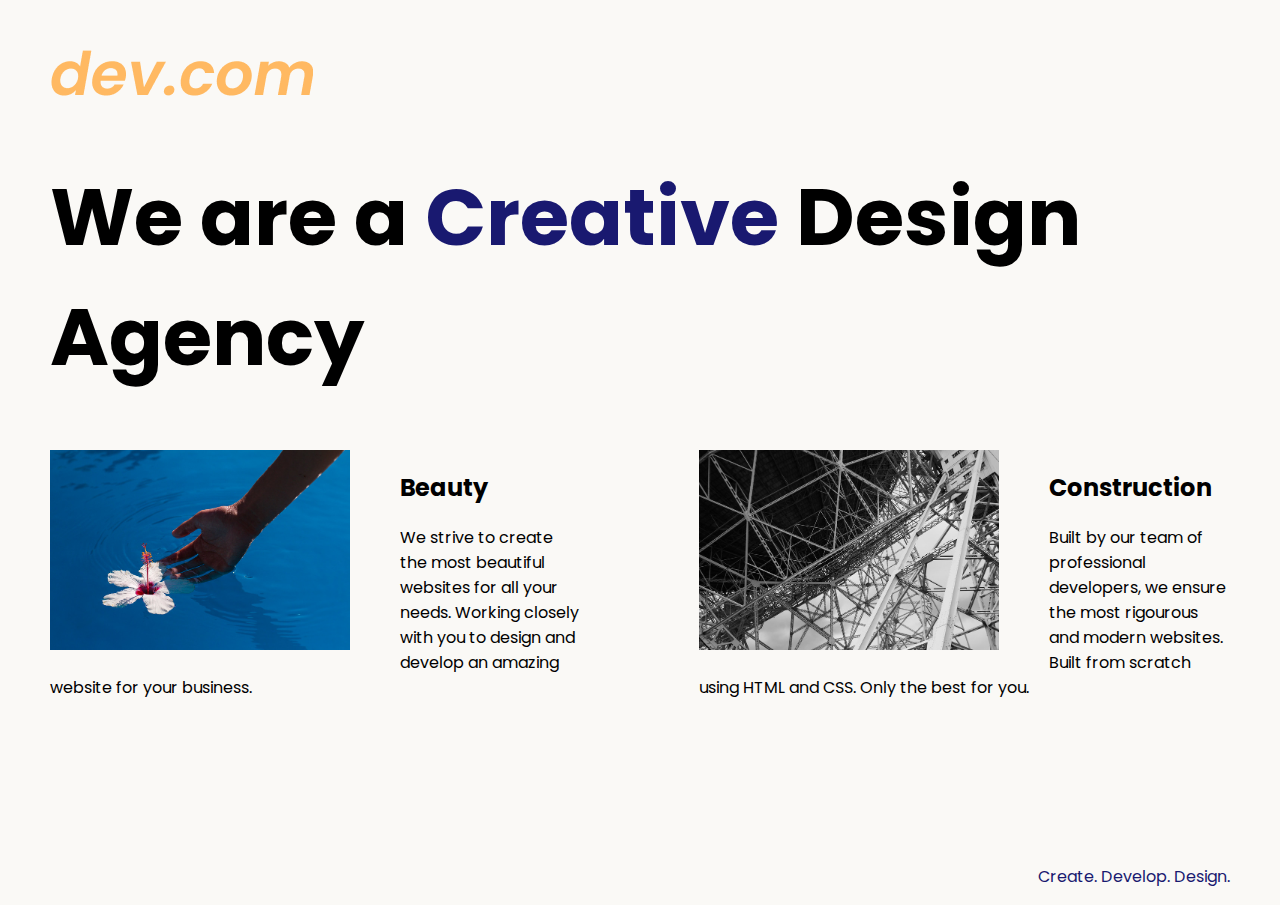
<file: assets/public/web-design-agency/web-design-agency-index.html>
<!DOCTYPE html>
<html lang="en">
  <head>
    <meta charset="UTF-8" />
    <meta name="viewport" content="width=device-width, initial-scale=1.0" />
    <title>Agency</title>
    <link rel="stylesheet" href="./web-design-agency-style.css" />
    <link rel="preconnect" href="https://fonts.googleapis.com" />
    <link rel="preconnect" href="https://fonts.gstatic.com" crossorigin />
    <link
      href="https://fonts.googleapis.com/css2?family=Poppins:wght@400;700&display=swap"
      rel="stylesheet"
    />
  </head>

  <body>
    <div class="main">
      <img class="logo" src="../../images/web-design-agency/logo.png" alt="logo" />
      <h1>We are a <span class="creative">Creative</span> Design Agency</h1>
      <div class="left card">
        <img
          class="tile-image"
          src="../../images/web-design-agency/beautiful.jpg"
          alt="hand and flower in water"
        />
        <h2 class="card-title">Beauty</h2>
        <p class="card-text">
          We strive to create the most beautiful websites for all your needs.
          Working closely with you to design and develop an amazing website for
          your business.
        </p>
      </div>

      <div class="right card">
        <img
          class="tile-image"
          src="../../images/web-design-agency/construction.jpg"
          alt="metal structure"
        />
        <h2 class="card-title">Construction</h2>
        <p>
          Built by our team of professional developers, we ensure the most
          rigourous and modern websites. Built from scratch using HTML and CSS.
          Only the best for you.
        </p>
      </div>
    </div>
    <footer>
      <p>Create. Develop. Design.</p>
    </footer>
  </body>
</html>
</file>
<file: assets/public/style.css>
.gradient-background {
  background: linear-gradient(313deg, black, #27374d99, black);
  background-size: 200% 200%;
  animation: gradient-animation 8s ease infinite;
}

@keyframes gradient-animation {
  0% {
    background-position: 0% 50%;
  }
  50% {
    background-position: 100% 50%;
  }
  100% {
    background-position: 0% 50%;
  }
}

body {
  overflow: auto;
  margin: 0;
  background-color: black;
}

body::-webkit-scrollbar {
  width: 0px;
  height: 0px;
  background: transparent;
}

/* Menu Start */
.menu {
  position: fixed;
  top: 0.2vw;
  left: 0.2vw;
  z-index: 1000;
  display: flex;
  align-items: center;
}

.menuIcon {
  width: 10vh;
  height: 10vh;
}

.menuIcon svg {
  transition: fill 0.3s;
}

.menuIcon:hover svg {
  fill: #9db2bf;
}

.menuIcon:hover + .menuItems {
  visibility: visible;
}

.menuIcon:hover + .menuItems ul li a {
  color: #9db2bf;
}

.menuItems {
  visibility: hidden;
  width: 40vw;
}

.menuItems ul {
  list-style: none;
  padding-left: 0;
  margin-bottom: 0;
  font-size: 3vh;
  letter-spacing: 0.7vh;
  height: 10vh;
  display: flex;
  align-items: center;
}

.menuItems ul li {
  margin-left: 3vh;
}

.menuItems ul li a {
  text-decoration: none;
  color: black;
  transition: color 0.3s;
}

.menuItems:hover,
.menuItems:hover ul li a,
.menuItems:hover ul li a#currentTab {
  visibility: visible;
  color: #27374d;
}

.menuItems ul li:hover a {
  color: #9db2bf;
  text-decoration: underline;
}
/* Menu End */

/* Up and Down Start */
.down {
  grid-area: 3/2/4/3;
  justify-self: center;
  align-self: end;
}

.up {
  grid-area: 1/2/2/3;
  justify-self: center;
  align-self: start;
}

.down a svg,
.up a svg {
  transition: fill 0.3s;
}

.down a:hover svg,
.up a:hover svg {
  fill: #9db2bf;
}
/* Down End */

/* Home Start */
#home {
  background-color: black;
  height: 100vh;
  width: 100vw;
  display: grid;
  grid-template: 1fr 4fr 1fr / 4fr 1fr 4fr;
  align-items: center;
}

.homeImage {
  grid-area: 1/1/-1/-1;
}

.homeImage img {
  height: 100vh;
  width: 100vw;
}

.punchLine {
  grid-area: 2/1/3/2;
  padding-left: 10vh;
}

.intro {
  grid-area: 2/3/3/4;
  padding-right: 10vh;
}

.punchLine h1,
.intro h1 {
  color: #dde6ed;
  font-weight: 900;
  font-size: 10vh;
  margin: 0;
  transition: color 0.3s;
  letter-spacing: 0.5vh;
}

.punchLine > p,
.intro > ul {
  color: #526d82;
  margin: 0;
  font-weight: normal;
  font-size: 3vh;
  font-weight: 500;
  transition: color 0.3s;
  letter-spacing: 0.3vh;
}

.punchLine:hover h1 {
  color: #526d82;
}

.punchLine:hover p {
  color: #dde6ed;
}

.intro h1 {
  text-align: end;
}

.intro ul {
  list-style: none;
  text-align: end;
  margin-right: 1vh;
}

.intro:hover h1 {
  color: #526d82;
}

.intro:hover ul {
  color: #dde6ed;
}
/* Home End */

/* Projects Start */
#projects {
  background-color: black;
  height: 100vh;
  width: 100vw;
  display: grid;
  grid-template: 1fr 8fr 1fr / 1fr 8fr 1fr;
  align-items: center;
}

.carousel {
  grid-area: 2/2/3/3;
  height: 100%;
  width: 100%;
  border: 0.7vh solid #9db2bf;
  border-radius: 1em;
  overflow: hidden;
  transition: border-color 0.3s;
}

.carousel:hover {
  border-color: #27374d;
}

.carousel-item a img {
  object-fit: contain;
}

.carousel-indicators button {
  height: 0.7vh !important;
  width: 3vw !important;
}

.carousel-indicators button:hover {
  /* background-color: #9db2bf !important; */
  height: 1vh !important;
  width: 3.3vw !important;
}

.carousel-control-prev-icon,
.carousel-control-next-icon {
  width: 4vw !important;
  height: 10vh !important;
}

.carousel-control-prev-icon {
  margin-left: -6.8vw;
}

.carousel-control-next-icon {
  margin-right: -6.8vw;
}
/* Projects End */

/* About Start */
#about {
  background-color: black;
  height: 100vh;
  width: 100vw;
  display: grid;
  grid-template: 1fr 8fr 1fr / 1fr 8fr 1fr;
  align-items: center;
}
.hobbies {
  grid-area: 2/2/3/3;
  height: 100%;
  display: flex;
  align-items: center;
  justify-content: space-between;
}

.hobby {
  display: flex;
  flex-direction: column;
  align-items: center;
  justify-content: center;
  height: 80%;
  width: 24%;
  border: 0.3em solid #27374d;
  border-radius: 1em;
}

.hobbyIcon {
  background-color: #27374d;
  border-radius: 0.5em;
  width: 7.5em;
  height: 7.2em;
  display: flex;
  align-items: center;
  justify-content: center;
  margin-bottom: 5vh;
}

.hobbyIcon img {
  filter: brightness(0);
  transition: fill 0.3s;
}

.hobby h2 {
  color: #dde6ed;
  margin-bottom: 4vh;
}

.hobby p {
  color: #27374d;
  margin-left: 3vh;
  margin-right: 3vh;
  width: 85%;
  text-align: center;
  font-size: 13pt;
}

.hobby:hover h2 {
  color: #27374d;
}

.hobby:hover p {
  color: #dde6ed;
}

.hobby:hover {
  border-color: #526d82;
}

.hobby:hover .hobbyIcon img {
  filter: brightness(1);
}

/* About End */

/* Contact Start */
#contact {
  background-color: black;
  height: 100vh;
  width: 100vw;
  display: grid;
  grid-template: 1fr 8fr 1fr / 1fr 8fr 1fr;
  align-items: center;
}

.contacts {
  grid-area: 2/2/3/3;
  height: 100%;
  display: grid;
  grid-template: repeat(2, 1fr) / repeat(2, 1fr);
  align-items: center;
  justify-items: center;
}

.contactIcon {
  background-color: #27374d;
  border-radius: 0.5em;
  width: 7.5em;
  height: 7.2em;
  display: flex;
  align-items: center;
  justify-content: center;
  margin-bottom: 5vh;
}

.contactIcon a img {
  filter: brightness(1);
  transition: fill 0.3s;
}

.contactIcon:hover a img {
  filter: brightness(0);
}
/* Contact End */

/* Footer Start */
footer {
  grid-area: 3/1/4/4;
  background-color: #27374d55;
  height: 100%;
  display: flex;
  align-items: center;
  justify-content: center;
}

footer p {
  color: #9db2bf;
  text-align: center;
  padding-top: 1%;
}
/* Footer End */

/* Responsiveness Start */
/* General Styles */

.gradient-background {
  background: linear-gradient(313deg, black, #27374d99, black);
  background-size: 200% 200%;
  animation: gradient-animation 8s ease infinite;
}

@keyframes gradient-animation {
  0% {
    background-position: 0% 50%;
  }
  50% {
    background-position: 100% 50%;
  }
  100% {
    background-position: 0% 50%;
  }
}

body {
  overflow: auto;
  margin: 0;
  background-color: black;
}

body::-webkit-scrollbar {
  width: 0px;
  height: 0px;
  background: transparent;
}

/* Menu Start */
.menu {
  position: fixed;
  top: 0.2vw;
  left: 0.2vw;
  z-index: 1000;
  display: flex;
  align-items: center;
}

.menuIcon {
  width: 10vh;
  height: 10vh;
}

.menuIcon svg {
  transition: fill 0.3s;
}

.menuIcon:hover svg {
  fill: #9db2bf;
}

.menuIcon:hover + .menuItems {
  visibility: visible;
}

.menuIcon:hover + .menuItems ul li a {
  color: #9db2bf;
}

.menuItems {
  visibility: hidden;
  width: 40vw;
}

.menuItems ul {
  list-style: none;
  padding-left: 0;
  margin-bottom: 0;
  font-size: 3vh;
  letter-spacing: 0.7vh;
  height: 10vh;
  display: flex;
  align-items: center;
}

.menuItems ul li {
  margin-left: 3vh;
}

.menuItems ul li a {
  text-decoration: none;
  color: black;
  transition: color 0.3s;
}

.menuItems:hover,
.menuItems:hover ul li a,
.menuItems:hover ul li a#currentTab {
  visibility: visible;
  color: #27374d;
}

.menuItems ul li:hover a {
  color: #9db2bf;
  text-decoration: underline;
}
/* Menu End */

/* Up and Down Start */
.down {
  grid-area: 3/2/4/3;
  justify-self: center;
  align-self: end;
}

.up {
  grid-area: 1/2/2/3;
  justify-self: center;
  align-self: start;
}

.down a svg,
.up a svg {
  transition: fill 0.3s;
}

.down a:hover svg,
.up a:hover svg {
  fill: #9db2bf;
}
/* Down End */

/* Home Start */
#home {
  background-color: black;
  height: 100vh;
  width: 100vw;
  display: grid;
  grid-template: 1fr 4fr 1fr / 4fr 1fr 4fr;
  align-items: center;
}

.homeImage {
  grid-area: 1/1/-1/-1;
}

.homeImage img {
  height: 100vh;
  width: 100vw;
  object-fit: cover;
}

.punchLine {
  grid-area: 2/1/3/2;
  padding-left: 10vh;
}

.intro {
  grid-area: 2/3/3/4;
  padding-right: 10vh;
}

.punchLine h1,
.intro h1 {
  color: #dde6ed;
  font-weight: 900;
  font-size: 10vh;
  margin: 0;
  transition: color 0.3s;
  letter-spacing: 0.5vh;
}

.punchLine > p,
.intro > ul {
  color: #526d82;
  margin: 0;
  font-weight: normal;
  font-size: 3vh;
  font-weight: 500;
  transition: color 0.3s;
  letter-spacing: 0.3vh;
}

.punchLine:hover h1 {
  color: #526d82;
}

.punchLine:hover p {
  color: #dde6ed;
}

.intro h1 {
  text-align: end;
}

.intro ul {
  list-style: none;
  text-align: end;
  margin-right: 1vh;
}

.intro:hover h1 {
  color: #526d82;
}

.intro:hover ul {
  color: #dde6ed;
}
/* Home End */

/* Projects Start */
#projects {
  background-color: black;
  height: 100vh;
  width: 100vw;
  display: grid;
  grid-template: 1fr 8fr 1fr / 1fr 8fr 1fr;
  align-items: center;
}

.carousel {
  grid-area: 2/2/3/3;
  height: 100%;
  width: 100%;
  border: 0.7vh solid #9db2bf;
  border-radius: 1em;
  overflow: hidden;
  transition: border-color 0.3s;
}

.carousel:hover {
  border-color: #27374d;
}

.carousel-item a img {
  object-fit: contain;
}

.carousel-indicators button {
  height: 0.7vh !important;
  width: 3vw !important;
}

.carousel-indicators button:hover {
  height: 1vh !important;
  width: 3.3vw !important;
}

.carousel-control-prev-icon,
.carousel-control-next-icon {
  width: 4vw !important;
  height: 10vh !important;
}

.carousel-control-prev-icon {
  margin-left: -6.8vw;
}

.carousel-control-next-icon {
  margin-right: -6.8vw;
}
/* Projects End */

/* About Start */
#about {
  background-color: black;
  height: 100vh;
  width: 100vw;
  display: grid;
  grid-template: 1fr 8fr 1fr / 1fr 8fr 1fr;
  align-items: center;
}
.hobbies {
  grid-area: 2/2/3/3;
  height: 100%;
  display: flex;
  align-items: center;
  justify-content: space-between;
}

.hobby {
  display: flex;
  flex-direction: column;
  align-items: center;
  justify-content: center;
  height: 80%;
  width: 24%;
  border: 0.3em solid #27374d;
  border-radius: 1em;
}

.hobbyIcon {
  background-color: #27374d;
  border-radius: 0.5em;
  width: 7.5em;
  height: 7.2em;
  display: flex;
  align-items: center;
  justify-content: center;
  margin-bottom: 5vh;
}

.hobbyIcon img {
  filter: brightness(0);
  transition: fill 0.3s;
}

.hobby h2 {
  color: #dde6ed;
  margin-bottom: 4vh;
}

.hobby p {
  color: #27374d;
  margin-left: 3vh;
  margin-right: 3vh;
  width: 85%;
  text-align: center;
  font-size: 13pt;
}

.hobby:hover h2 {
  color: #27374d;
}

.hobby:hover p {
  color: #dde6ed;
}

.hobby:hover {
  border-color: #526d82;
}

.hobby:hover .hobbyIcon img {
  filter: brightness(1);
}

/* About End */

/* Contact Start */
#contact {
  background-color: black;
  height: 100vh;
  width: 100vw;
  display: grid;
  grid-template: 1fr 8fr 1fr / 1fr 8fr 1fr;
  align-items: center;
}

.contacts {
  grid-area: 2/2/3/3;
  height: 100%;
  display: grid;
  grid-template: repeat(2, 1fr) / repeat(2, 1fr);
  align-items: center;
  justify-items: center;
}

.contactIcon {
  background-color: #27374d;
  border-radius: 0.5em;
  width: 7.5em;
  height: 7.2em;
  display: flex;
  align-items: center;
  justify-content: center;
  margin-bottom: 5vh;
}

.contactIcon a img {
  filter: brightness(1);
  transition: fill 0.3s;
}

.contactIcon:hover a img {
  filter: brightness(0);
}
/* Contact End */

/* Footer Start */
footer {
  grid-area: 3/1/4/4;
  background-color: #27374d55;
  height: 100%;
  display: flex;
  align-items: center;
  justify-content: center;
}

footer p {
  color: #9db2bf;
  text-align: center;
  padding-top: 1%;
}
/* Footer End */

/* Responsiveness Start */

/* Smartphone */
@media (max-width: 600px) {
  .menuIcon {
    width: 8vh;
    height: 8vh;
  }

  .menuItems ul {
    font-size: 2.5vh;
  }

  .homeImage img {
    height: auto;
    width: 100%;
  }
}

/* Responsiveness End */
</file>
<file: assets/public/tindog-style.css>
.gradient-background {
  background: linear-gradient(300deg, #00bfff, #ff4c68, #ef8172);
  background-size: 180% 180%;
  animation: gradient-animation 18s ease infinite;
}

@keyframes gradient-animation {
  0% {
    background-position: 0% 50%;
  }
  50% {
    background-position: 100% 50%;
  }
  100% {
    background-position: 0% 50%;
  }
}

.icon-square {
  width: 3rem;
  height: 3rem;
  border-radius: 0.75rem;
}

.profile-img {
  height: 100px;
  border-radius: 50%;
}
</file>
<file: assets/public/web-design-agency-style.css>
body {
  font-family: "Poppins", sans-serif;
  margin: 50px 50px 0 50px;
  background-color: #faf9f6;
  display: flex;
  flex-direction: column;
  min-height: 95vh;
}

.main {
  flex: 1;
}

h1 {
  font-size: 5rem;
}

footer {
  text-align: right;
  color: midnightblue;
}

.tile-image {
  float: left;
  height: 200px;
  margin-right: 50px;
}

.card {
  width: 45%;
}

.left {
  float: left;
}

.right {
  float: right;
}

.creative {
  color: #191970;
}

@media (max-width: 680px) {
  .logo {
    width: 100%;
  }

  h1 {
    font-size: 3.5rem;
    text-align: center;
  }

  .card {
    width: 100%;
    display: block;
    margin-bottom: 30px;
    text-align: justify;
  }

  .card img {
    margin-bottom: 10px;
    width: 100%;
    display: inline;
    object-fit: cover;
  }
}
</file>
<file: assets/public/drum-kit/drum-kit-style.css>
body {
  text-align: center;
  background-color: #283149;
}

h1 {
  font-size: 5rem;
  color: #DBEDF3;
  font-family: "Arvo", cursive;
  text-shadow: 3px 0 #DA0463;

}

footer {
  color: #DBEDF3;
  font-family: sans-serif;
}

.w {
 background-image: url("../../images/drum-kit/tom1.png");
}

.a {
  background-image: url("../../images/drum-kit/tom2.png");
}

.s {
  background-image: url("../../images/drum-kit/tom3.png");
}

.d {
  background-image: url("../../images/drum-kit/tom4.png");
}

.j {
  background-image: url("../../images/drum-kit/snare.png");
}

.k {
  background-image: url("../../images/drum-kit/crash.png");
}

.l {
  background-image: url("../../images/drum-kit/kick.png");
}

.set {
  margin: 10% auto;
}

.game-over {
  background-color: red;
  opacity: 0.8;
}

.pressed {
  box-shadow: 0 3px 4px 0 #DBEDF3;
  opacity: 0.5;
}

.red {
  color: red;
}

.drum {
  outline: none;
  border: 10px solid #404B69;
  font-size: 5rem;
  font-family: 'Arvo', cursive;
  line-height: 2;
  font-weight: 900;
  color: #DA0463;
  text-shadow: 3px 0 #DBEDF3;
  border-radius: 15px;
  display: inline-block;
  width: 150px;
  height: 150px;
  text-align: center;
  margin: 10px;
  background-color: white;
}
</file>
<file: assets/public/simon-game/simon-game-styles.css>
body {
  text-align: center;
  background-color: #011F3F;
}

#level-title {
  font-family: 'Press Start 2P', cursive;
  font-size: 3rem;
  margin:  5%;
  color: #FEF2BF;
}

.container {
  display: block;
  width: 50%;
  margin: auto;
}

.btn {
  margin: 25px;
  display: inline-block;
  height: 200px;
  width: 200px;
  border: 10px solid black;
  border-radius: 20%;
}

.game-over {
  background-color: red;
  opacity: 0.8;
}

.red {
  background-color: red;
}

.green {
  background-color: green;
}

.blue {
  background-color: blue;
}

.yellow {
  background-color: yellow;
}

.pressed {
  box-shadow: 0 0 20px white;
  background-color: grey;
}
</file>
<file: assets/public/tindog/tindog-style.css>
.gradient-background {
  background: linear-gradient(300deg, #00bfff, #ff4c68, #ef8172);
  background-size: 180% 180%;
  animation: gradient-animation 18s ease infinite;
}

@keyframes gradient-animation {
  0% {
    background-position: 0% 50%;
  }
  50% {
    background-position: 100% 50%;
  }
  100% {
    background-position: 0% 50%;
  }
}

.icon-square {
  width: 3rem;
  height: 3rem;
  border-radius: 0.75rem;
}

.profile-img {
  height: 100px;
  border-radius: 50%;
}
</file>
<file: assets/public/web-design-agency/web-design-agency-style.css>
body {
  font-family: "Poppins", sans-serif;
  margin: 50px 50px 0 50px;
  background-color: #faf9f6;
  display: flex;
  flex-direction: column;
  min-height: 95vh;
}

.main {
  flex: 1;
}

h1 {
  font-size: 5rem;
}

footer {
  text-align: right;
  color: midnightblue;
}

.tile-image {
  float: left;
  height: 200px;
  margin-right: 50px;
}

.card {
  width: 45%;
}

.left {
  float: left;
}

.right {
  float: right;
}

.creative {
  color: #191970;
}

@media (max-width: 680px) {
  .logo {
    width: 100%;
  }

  h1 {
    font-size: 3.5rem;
    text-align: center;
  }

  .card {
    width: 100%;
    display: block;
    margin-bottom: 30px;
    text-align: justify;
  }

  .card img {
    margin-bottom: 10px;
    width: 100%;
    display: inline;
    object-fit: cover;
  }
}
</file>
